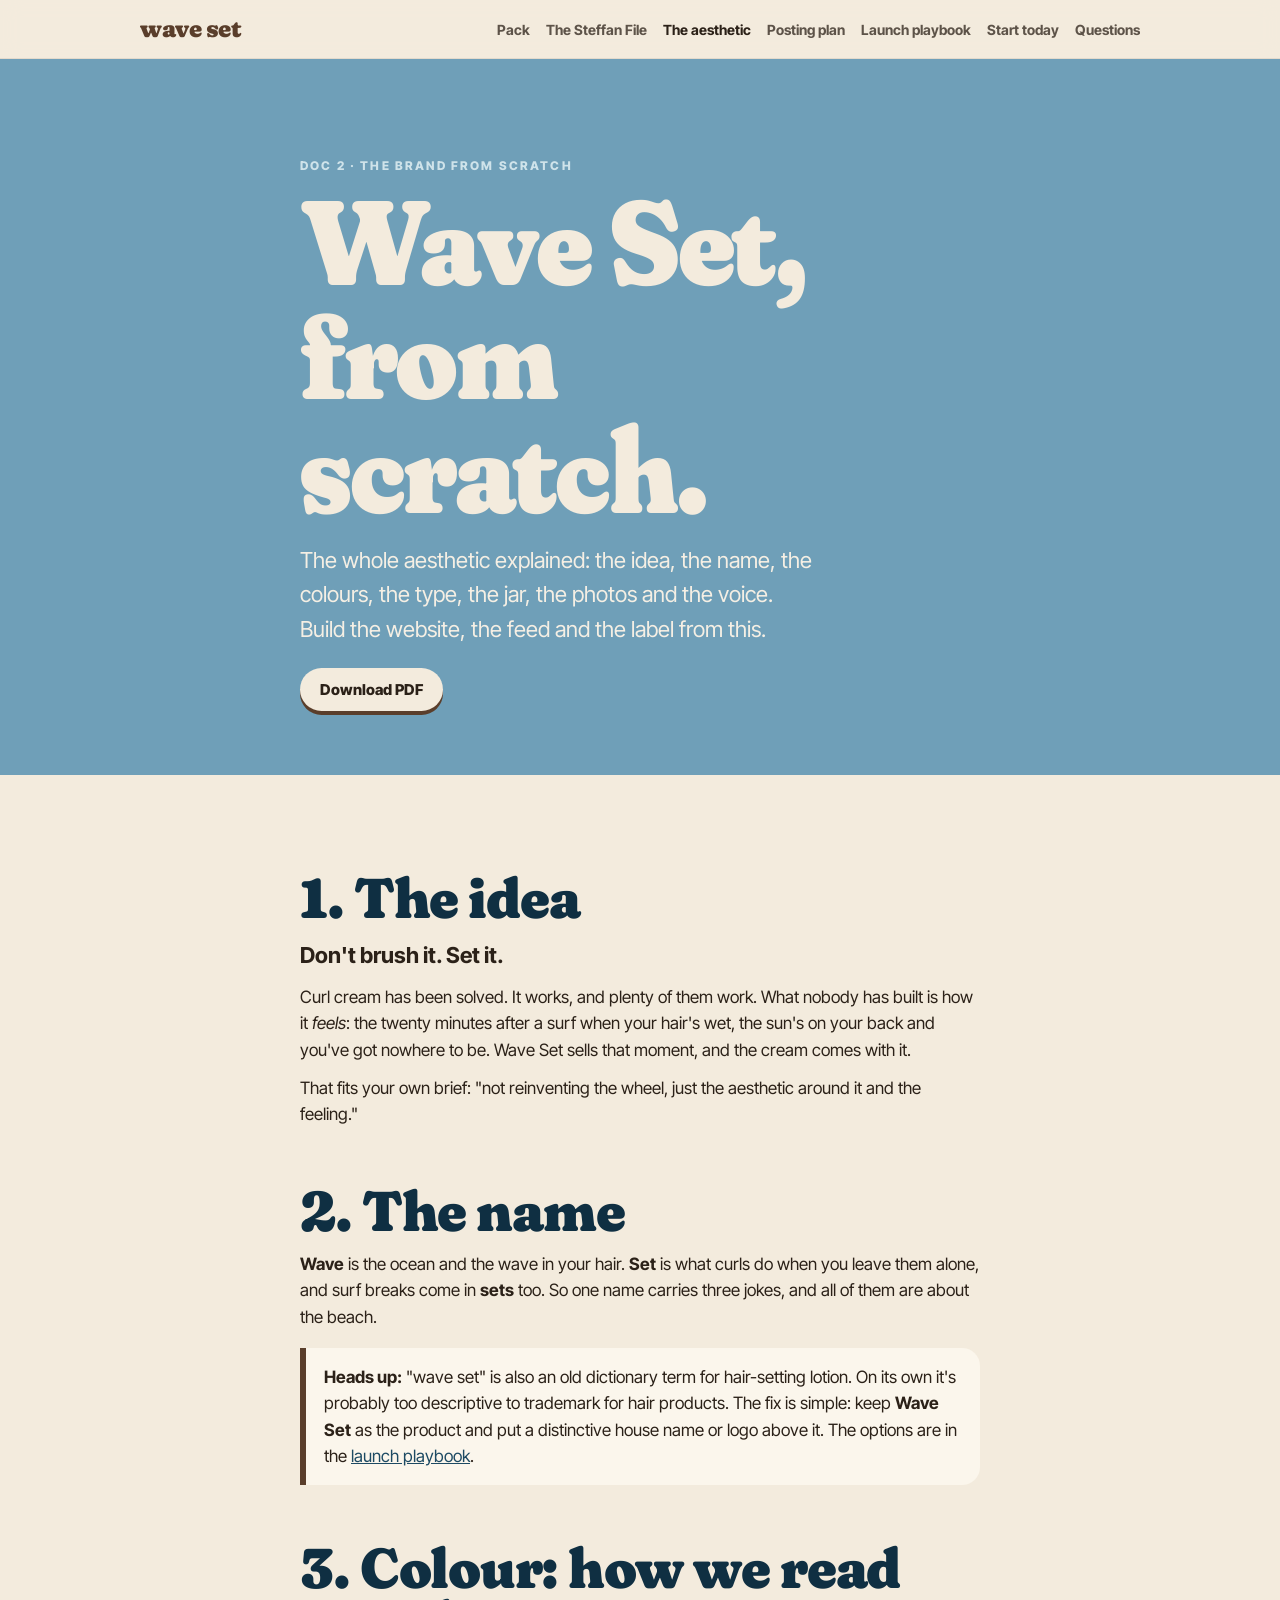
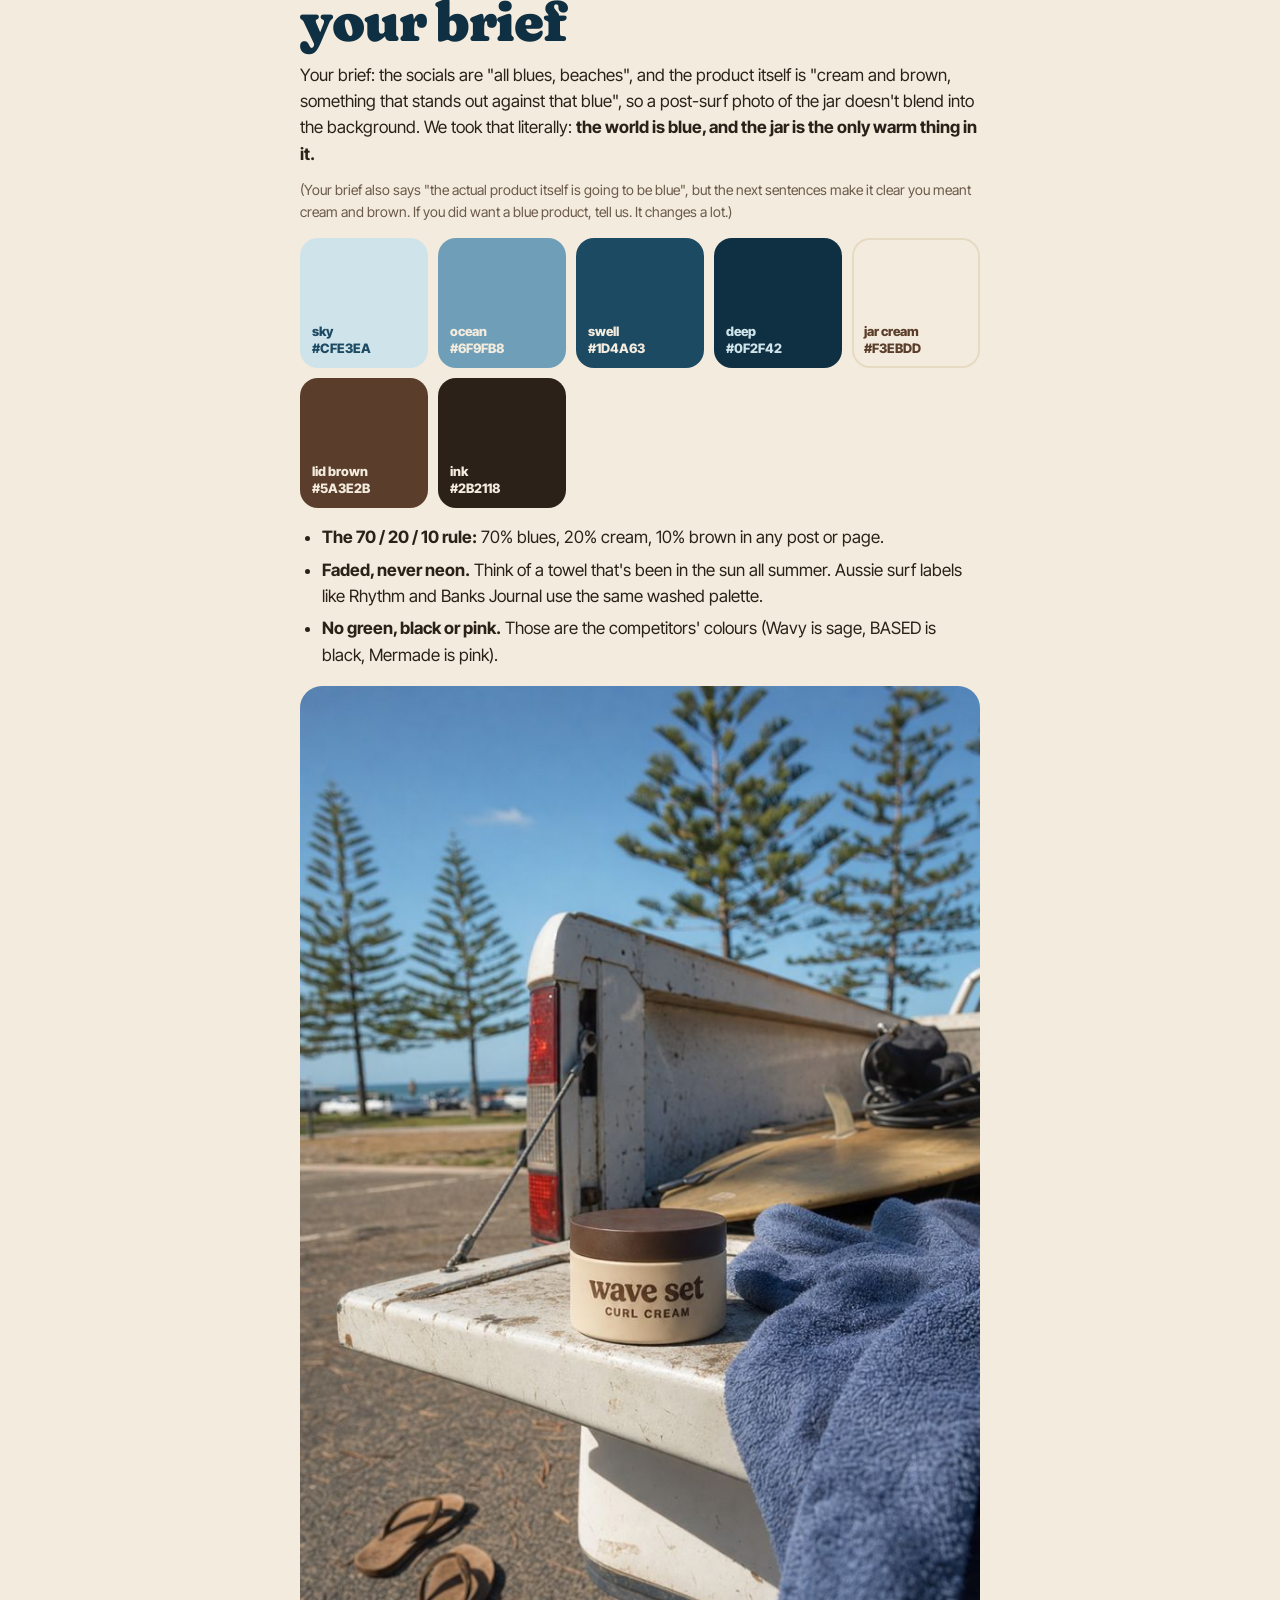
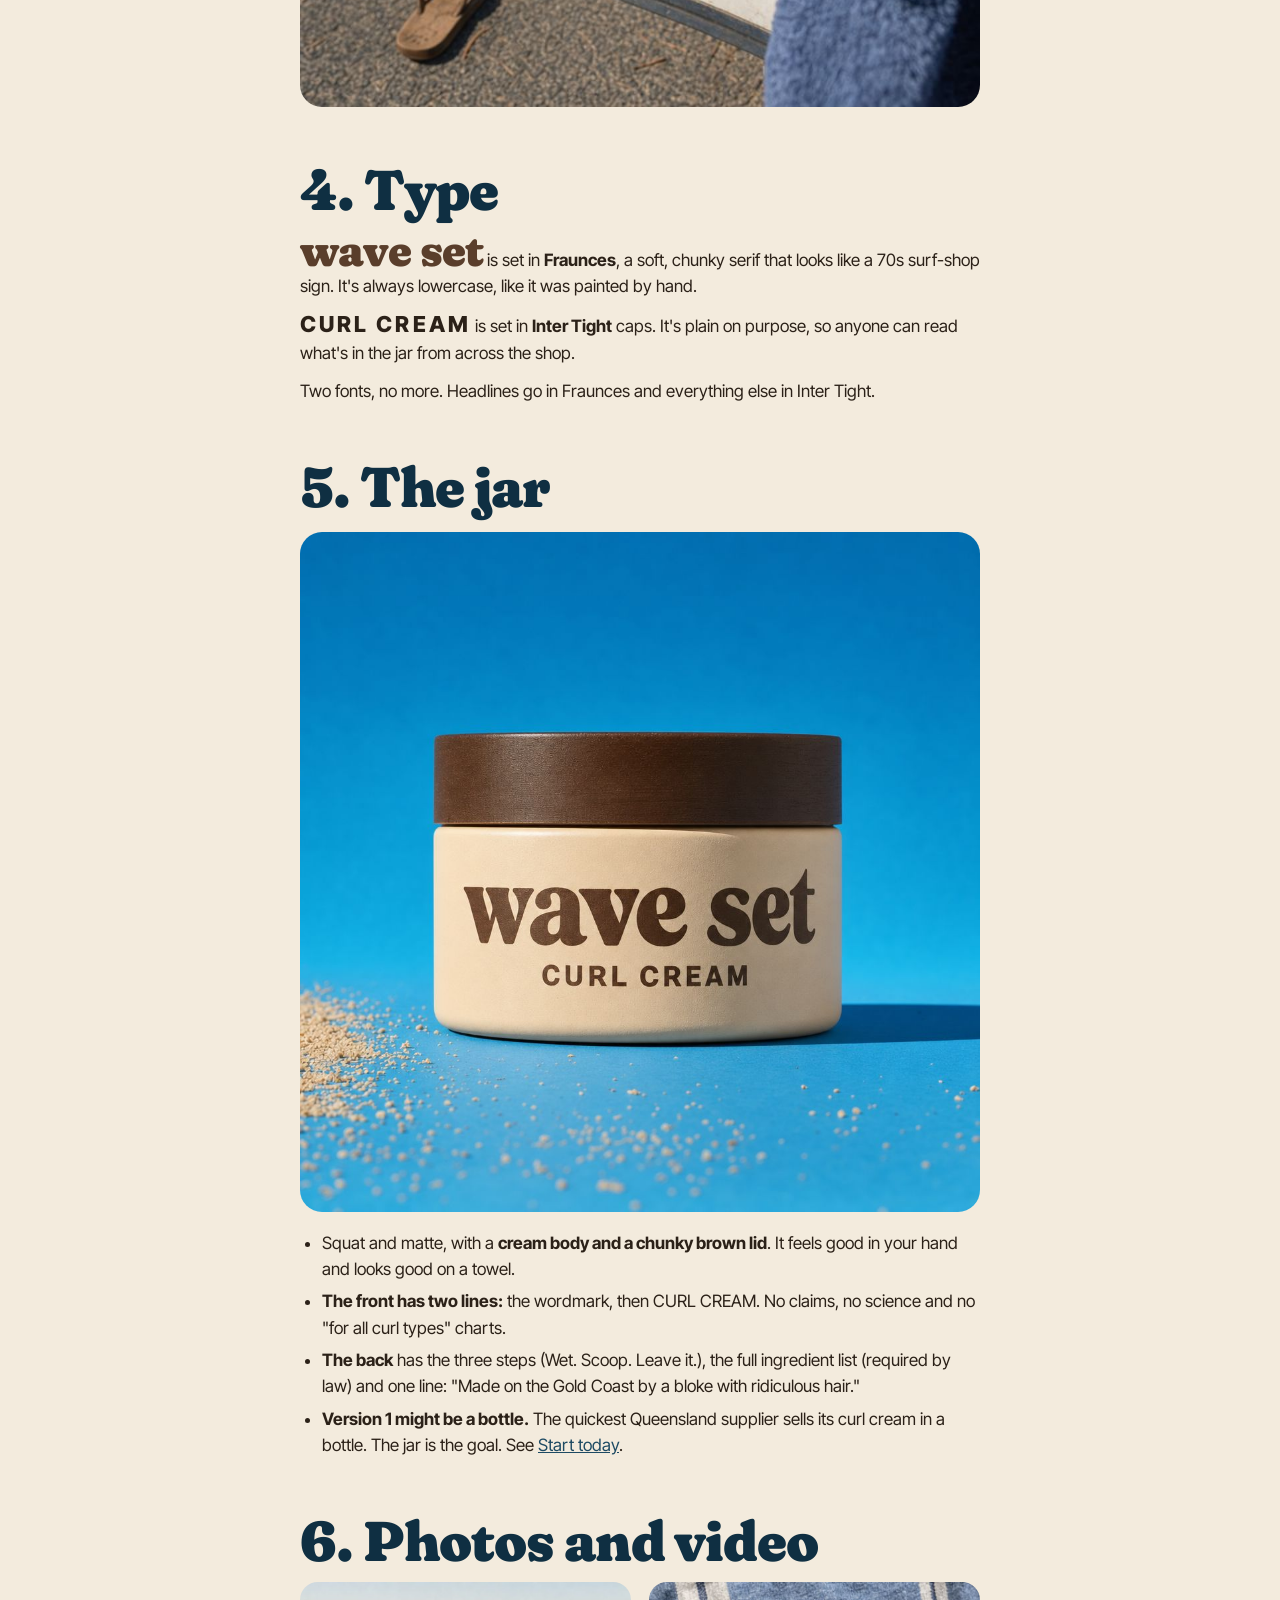
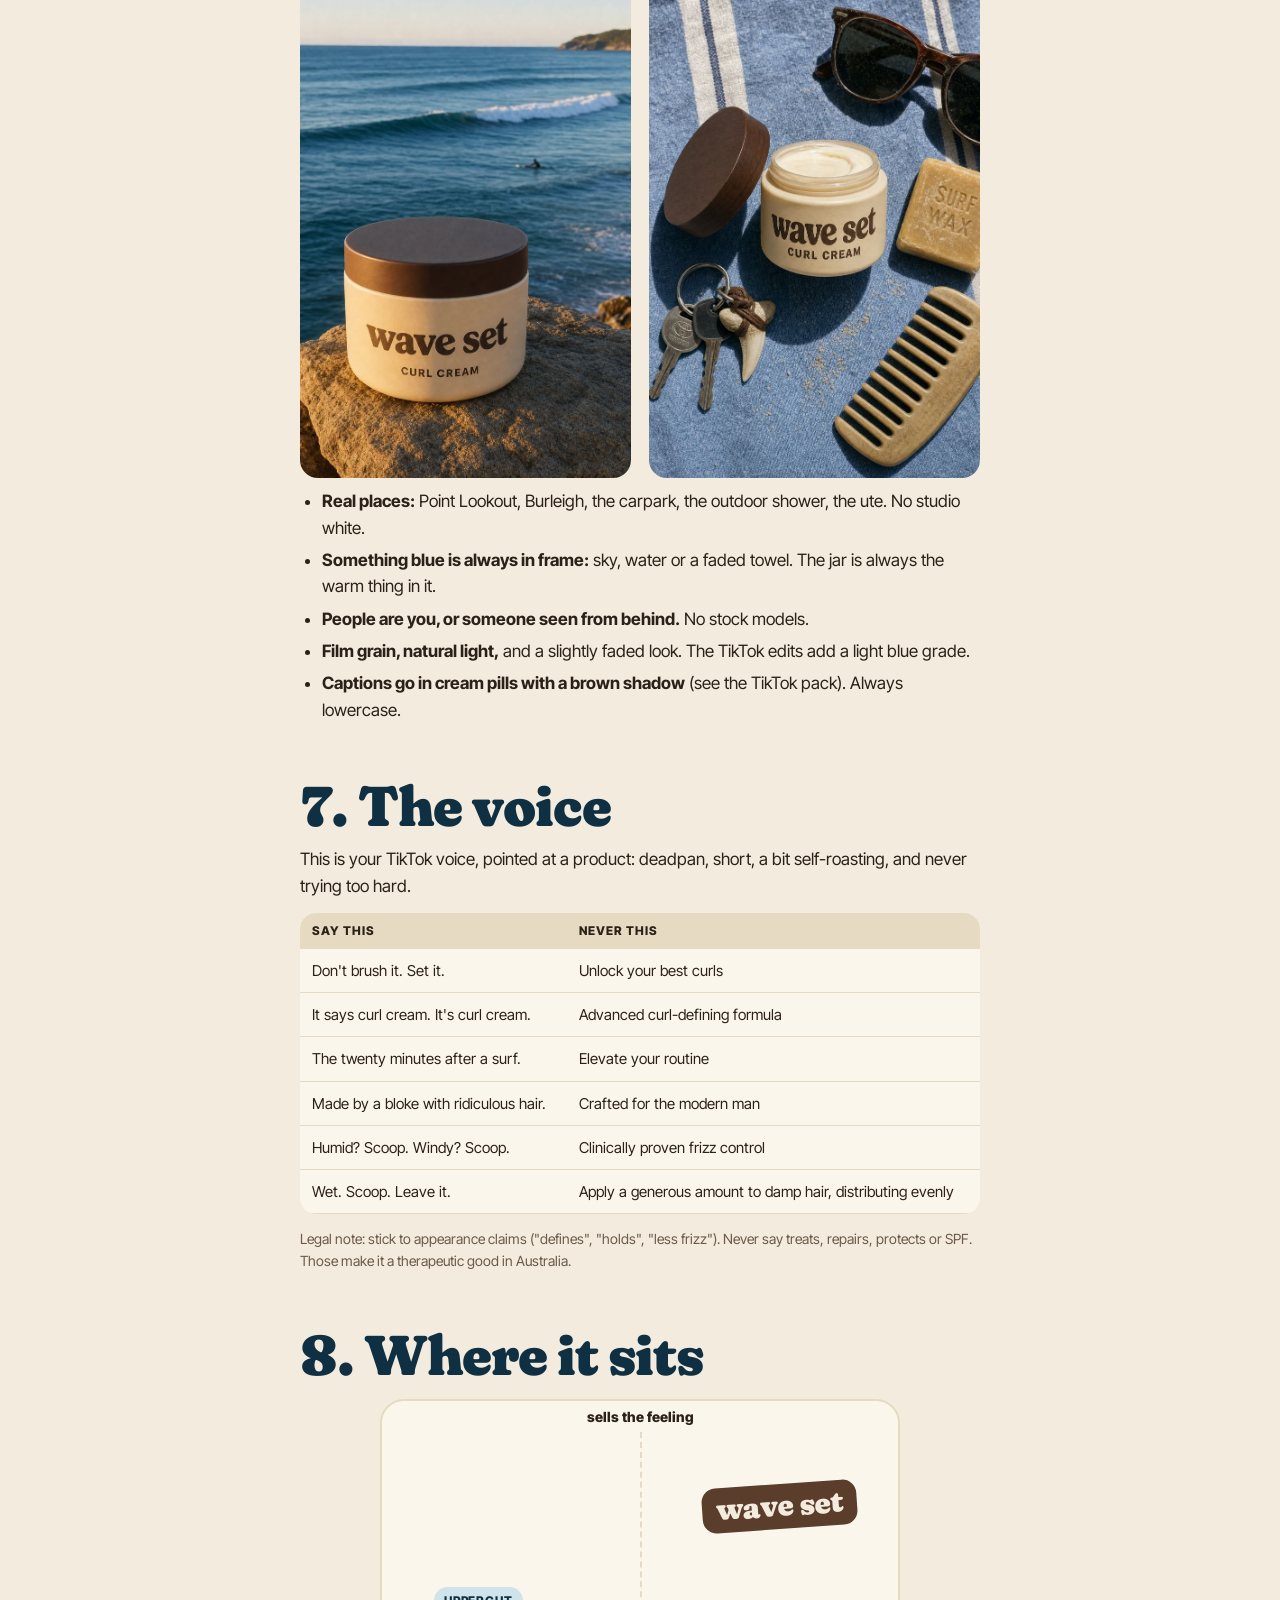
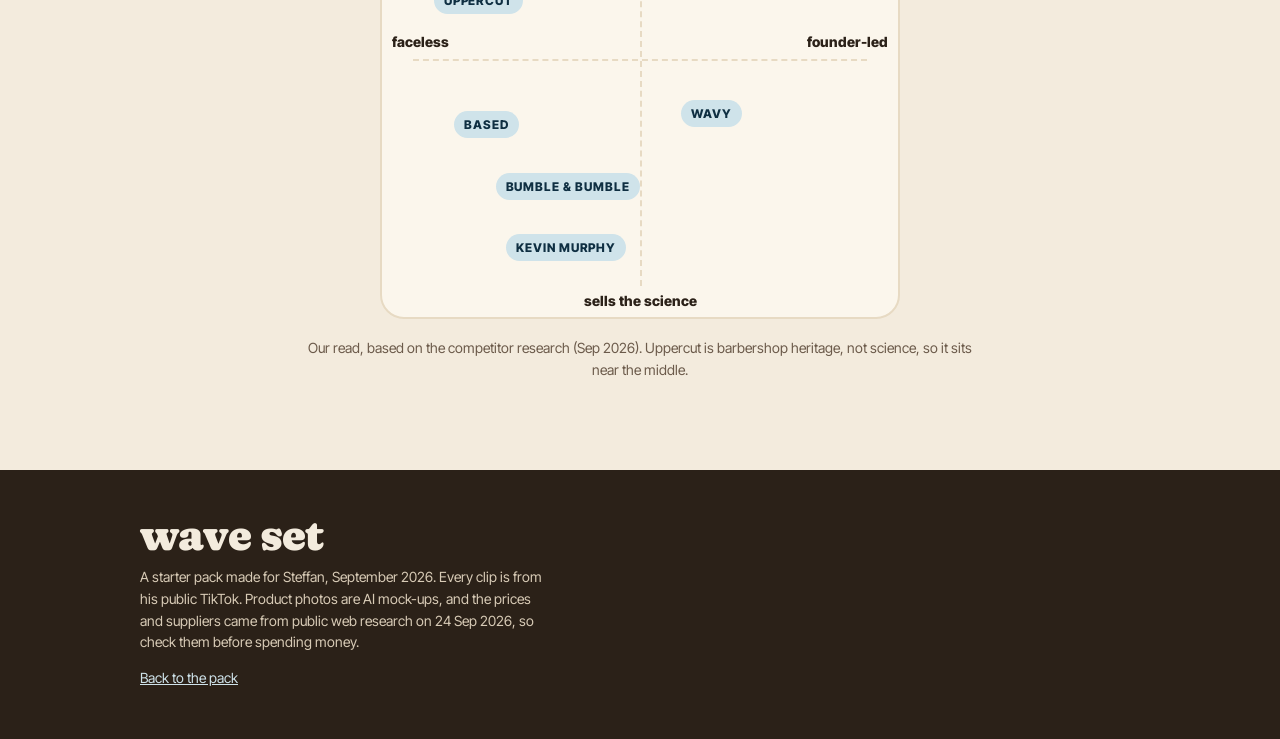
<file: aesthetic.html>
<!doctype html>
<html lang="en-AU"><head><meta charset="utf-8"><meta name="viewport" content="width=device-width, initial-scale=1, viewport-fit=cover">
<meta name="robots" content="noindex, nofollow"><title>Wave Set, from scratch</title><meta name="description" content="The Wave Set aesthetic explained">
<meta name="theme-color" content="#F3EBDD"><link rel="icon" href="data:image/svg+xml,<svg xmlns='http://www.w3.org/2000/svg' viewBox='0 0 64 64'><rect width='64' height='64' rx='16' fill='%23F3EBDD'/><path d='M8 38c8-10 16-10 24 0s16 10 24 0' stroke='%235A3E2B' stroke-width='7' fill='none' stroke-linecap='round'/></svg>"><link rel="preconnect" href="https://fonts.googleapis.com"><link rel="preconnect" href="https://fonts.gstatic.com" crossorigin><link href="https://fonts.googleapis.com/css2?family=Fraunces:opsz,wght,SOFT,WONK@9..144,400..900,0..100,0..1&family=Inter+Tight:wght@400;500;600;700;800&display=swap" rel="stylesheet"><link rel="stylesheet" href="style.css"></head>
<body>
<header class="top"><div class="wrap"><a class="logo d" href="index.html">wave set</a><nav><a href="index.html">Pack</a><a href="steffan-file.html">The Steffan File</a><a href="aesthetic.html" class=on>The aesthetic</a><a href="posting-plan.html">Posting plan</a><a href="playbook.html">Launch playbook</a><a href="start-today.html">Start today</a><a href="questions.html">Questions</a></nav></div></header>
<header class="doc-hero" style="background:var(--ocean)"><div class="wrap narrow"><p class="eyebrow" style="color:var(--sky)">Doc 2 · the brand from scratch</p><h1 class="d" style="margin-top:12px">Wave Set, from scratch.</h1><p class="lede">The whole aesthetic explained: the idea, the name, the colours, the type, the jar, the photos and the voice. Build the website, the feed and the label from this.</p><p class="noprint" style="margin-top:22px"><a class="btn light" href="dl/wave-set-from-scratch.pdf" download>Download PDF</a></p></div></header>
<main class="doc"><div class="wrap narrow">
<h2 class="d">1. The idea</h2>
<p class="lede"><b>Don't brush it. Set it.</b></p>
<p>Curl cream has been solved. It works, and plenty of them work. What nobody has built is how it <i>feels</i>: the twenty minutes after a surf when your hair's wet, the sun's on your back and you've got nowhere to be. Wave Set sells that moment, and the cream comes with it.</p>
<p>That fits your own brief: "not reinventing the wheel, just the aesthetic around it and the feeling."</p>

<h2 class="d">2. The name</h2>
<p><b>Wave</b> is the ocean and the wave in your hair. <b>Set</b> is what curls do when you leave them alone, and surf breaks come in <b>sets</b> too. So one name carries three jokes, and all of them are about the beach.</p>
<div class="callout"><p><b>Heads up:</b> "wave set" is also an old dictionary term for hair-setting lotion. On its own it's probably too descriptive to trademark for hair products. The fix is simple: keep <b>Wave Set</b> as the product and put a distinctive house name or logo above it. The options are in the <a href="playbook.html#trademark">launch playbook</a>.</p></div>

<h2 class="d">3. Colour: how we read your brief</h2>
<p>Your brief: the socials are "all blues, beaches", and the product itself is "cream and brown, something that stands out against that blue", so a post-surf photo of the jar doesn't blend into the background. We took that literally: <b>the world is blue, and the jar is the only warm thing in it.</b></p>
<p class="small muted">(Your brief also says "the actual product itself is going to be blue", but the next sentences make it clear you meant cream and brown. If you did want a blue product, tell us. It changes a lot.)</p>
<div class="swatches">
 <div class="sw" style="background:#CFE3EA;color:#1D4A63">sky<br>#CFE3EA</div>
 <div class="sw" style="background:#6F9FB8;color:#F3EBDD">ocean<br>#6F9FB8</div>
 <div class="sw" style="background:#1D4A63;color:#F3EBDD">swell<br>#1D4A63</div>
 <div class="sw" style="background:#0F2F42;color:#CFE3EA">deep<br>#0F2F42</div>
 <div class="sw" style="background:#F3EBDD;color:#5A3E2B;box-shadow:inset 0 0 0 2px #E7DAC3">jar cream<br>#F3EBDD</div>
 <div class="sw" style="background:#5A3E2B;color:#F3EBDD">lid brown<br>#5A3E2B</div>
 <div class="sw" style="background:#2B2118;color:#F3EBDD">ink<br>#2B2118</div>
</div>
<ul><li><b>The 70 / 20 / 10 rule:</b> 70% blues, 20% cream, 10% brown in any post or page.</li>
<li><b>Faded, never neon.</b> Think of a towel that's been in the sun all summer. Aussie surf labels like Rhythm and Banks Journal use the same washed palette.</li>
<li><b>No green, black or pink.</b> Those are the competitors' colours (Wavy is sage, BASED is black, Mermade is pink).</li></ul>
<img class="full" src="img/ute.jpg" alt="Wave Set jar on a ute tailgate, blue sky" loading="lazy">

<h2 class="d">4. Type</h2>
<p><span class="d" style="font-size:44px;color:var(--brown)">wave set</span> is set in <b>Fraunces</b>, a soft, chunky serif that looks like a 70s surf-shop sign. It's always lowercase, like it was painted by hand.</p>
<p><span style="font:800 22px var(--body);letter-spacing:.14em">CURL CREAM</span> is set in <b>Inter Tight</b> caps. It's plain on purpose, so anyone can read what's in the jar from across the shop.</p>
<p>Two fonts, no more. Headlines go in Fraunces and everything else in Inter Tight.</p>

<h2 class="d">5. The jar</h2>
<img class="full" src="img/studio-blue.jpg" alt="The Wave Set jar" loading="lazy">
<ul><li>Squat and matte, with a <b>cream body and a chunky brown lid</b>. It feels good in your hand and looks good on a towel.</li>
<li><b>The front has two lines:</b> the wordmark, then CURL CREAM. No claims, no science and no "for all curl types" charts.</li>
<li><b>The back</b> has the three steps (Wet. Scoop. Leave it.), the full ingredient list (required by law) and one line: "Made on the Gold Coast by a bloke with ridiculous hair."</li>
<li><b>Version 1 might be a bottle.</b> The quickest Queensland supplier sells its curl cream in a bottle. The jar is the goal. See <a href="start-today.html">Start today</a>.</li></ul>

<h2 class="d">6. Photos and video</h2>
<div class="grid2"><img src="img/headland.jpg" alt="" style="border-radius:18px" loading="lazy"><img src="img/flatlay.jpg" alt="" style="border-radius:18px" loading="lazy"></div>
<ul><li><b>Real places:</b> Point Lookout, Burleigh, the carpark, the outdoor shower, the ute. No studio white.</li>
<li><b>Something blue is always in frame:</b> sky, water or a faded towel. The jar is always the warm thing in it.</li>
<li><b>People are you, or someone seen from behind.</b> No stock models.</li>
<li><b>Film grain, natural light,</b> and a slightly faded look. The TikTok edits add a light blue grade.</li>
<li><b>Captions go in cream pills with a brown shadow</b> (see the TikTok pack). Always lowercase.</li></ul>

<h2 class="d">7. The voice</h2>
<p>This is your TikTok voice, pointed at a product: deadpan, short, a bit self-roasting, and never trying too hard.</p>
<div class="tbl"><table><thead><tr><th>Say this</th><th>Never this</th></tr></thead><tbody><tr><td>Don't brush it. Set it.</td><td>Unlock your best curls</td></tr><tr><td>It says curl cream. It's curl cream.</td><td>Advanced curl-defining formula</td></tr><tr><td>The twenty minutes after a surf.</td><td>Elevate your routine</td></tr><tr><td>Made by a bloke with ridiculous hair.</td><td>Crafted for the modern man</td></tr><tr><td>Humid? Scoop. Windy? Scoop.</td><td>Clinically proven frizz control</td></tr><tr><td>Wet. Scoop. Leave it.</td><td>Apply a generous amount to damp hair, distributing evenly</td></tr></tbody></table></div>
<p class="small muted">Legal note: stick to appearance claims ("defines", "holds", "less frizz"). Never say treats, repairs, protects or SPF. Those make it a therapeutic good in Australia.</p>

<h2 class="d">8. Where it sits</h2>
<div class="card" style="position:relative;aspect-ratio:1/1;max-width:520px;margin:18px auto;padding:0;overflow:hidden">
 <div style="position:absolute;left:50%;top:6%;bottom:6%;border-left:2px dashed var(--sand)"></div>
 <div style="position:absolute;top:50%;left:6%;right:6%;border-top:2px dashed var(--sand)"></div>
 <span class="small" style="position:absolute;left:50%;top:1%;transform:translateX(-50%);font-weight:800">sells the feeling</span>
 <span class="small" style="position:absolute;left:50%;bottom:1%;transform:translateX(-50%);font-weight:800">sells the science</span>
 <span class="small" style="position:absolute;left:2%;top:50%;transform:translateY(-130%);font-weight:800">faceless</span>
 <span class="small" style="position:absolute;right:2%;top:50%;transform:translateY(-130%);font-weight:800">founder-led</span>
 <span class="pill" style="position:absolute;left:22%;top:72%">Bumble &amp; bumble</span>
 <span class="pill" style="position:absolute;left:14%;top:60%">BASED</span>
 <span class="pill" style="position:absolute;left:10%;top:36%">Uppercut</span>
 <span class="pill" style="position:absolute;left:58%;top:58%">Wavy</span>
 <span class="pill" style="position:absolute;left:24%;top:84%">Kevin Murphy</span>
 <span class="d" style="position:absolute;left:62%;top:16%;font-size:30px;color:var(--cream);background:var(--brown);padding:8px 14px;border-radius:14px;transform:rotate(-4deg)">wave set</span>
</div>
<p class="small muted" style="text-align:center">Our read, based on the competitor research (Sep 2026). Uppercut is barbershop heritage, not science, so it sits near the middle.</p>
</div></main>
<footer><div class="wrap"><p class="d">wave set</p><p style="margin-top:10px;max-width:52ch">A starter pack made for Steffan, September 2026. Every clip is from his public TikTok. Product photos are AI mock-ups, and the prices and suppliers came from public web research on 24 Sep 2026, so check them before spending money.</p>
<p class="noprint" style="margin-top:14px"><a href="index.html">Back to the pack</a></p></div></footer>
</body></html>
</file>
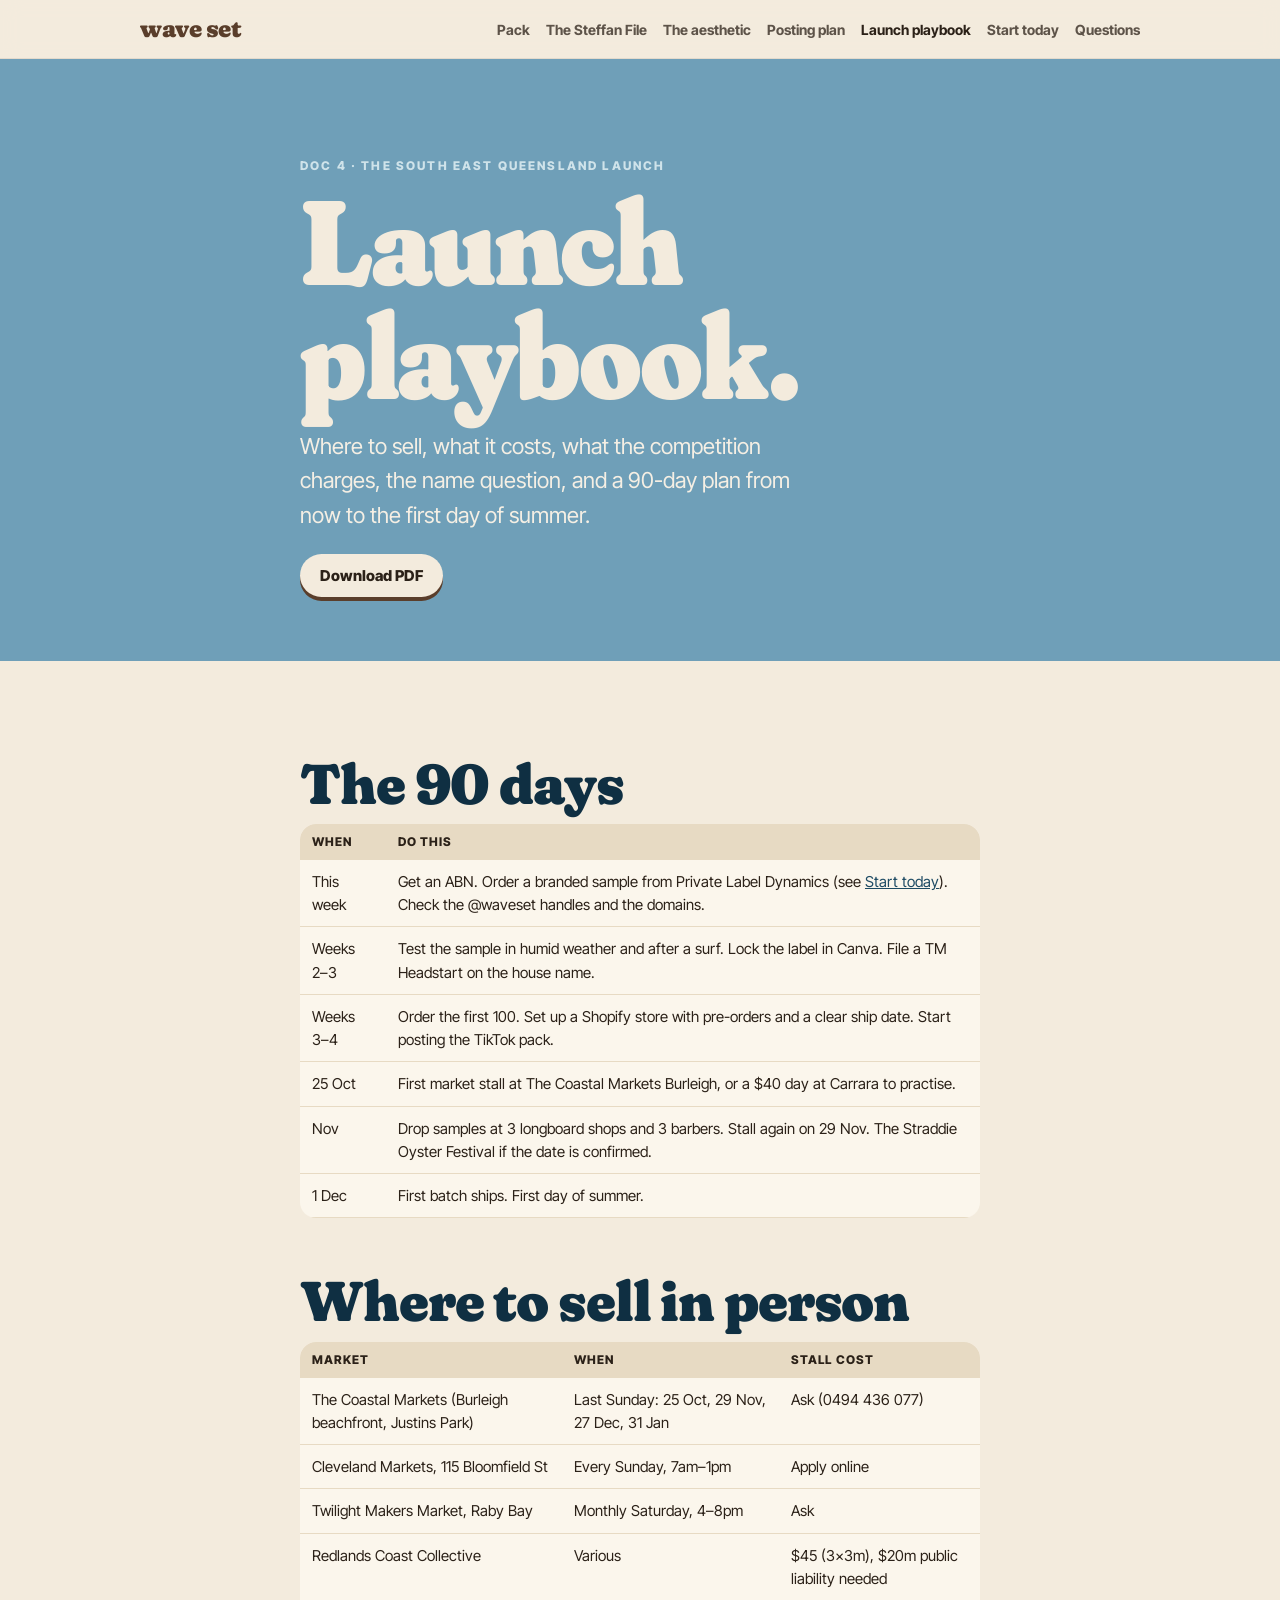
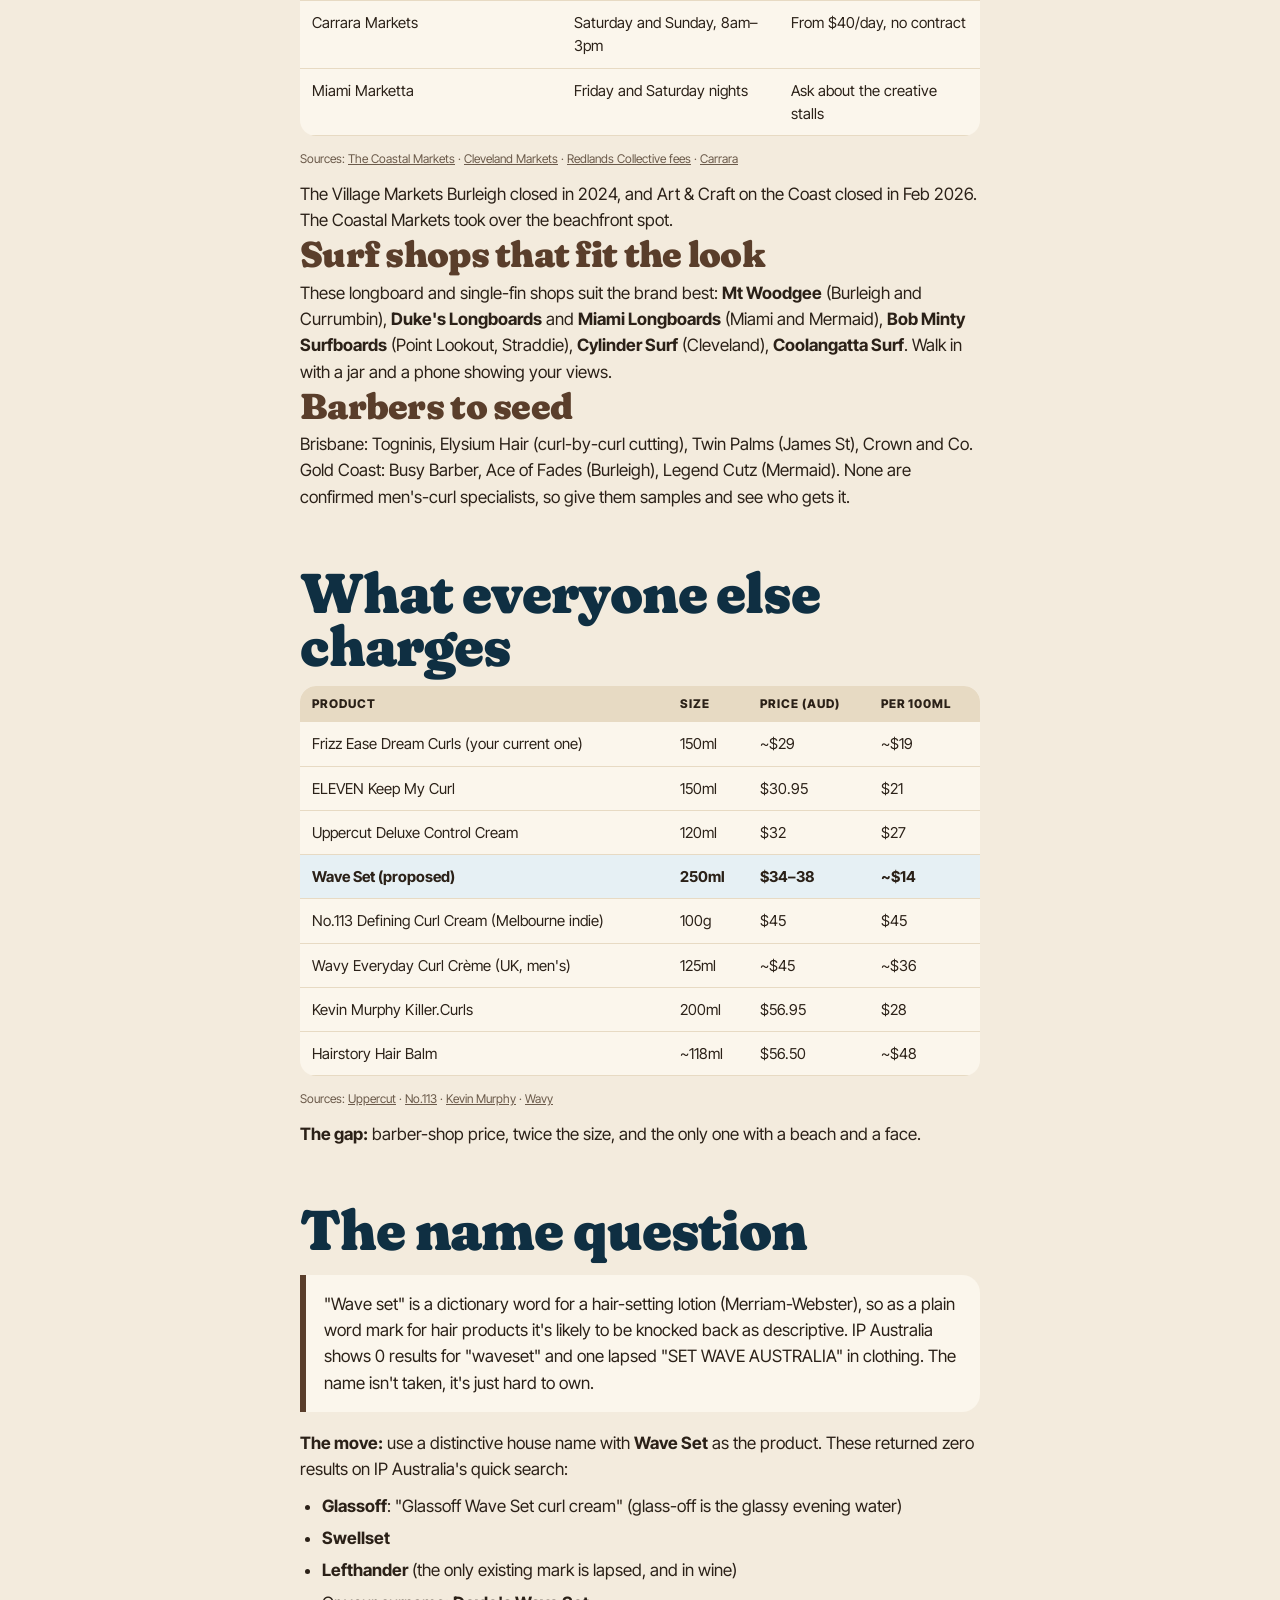
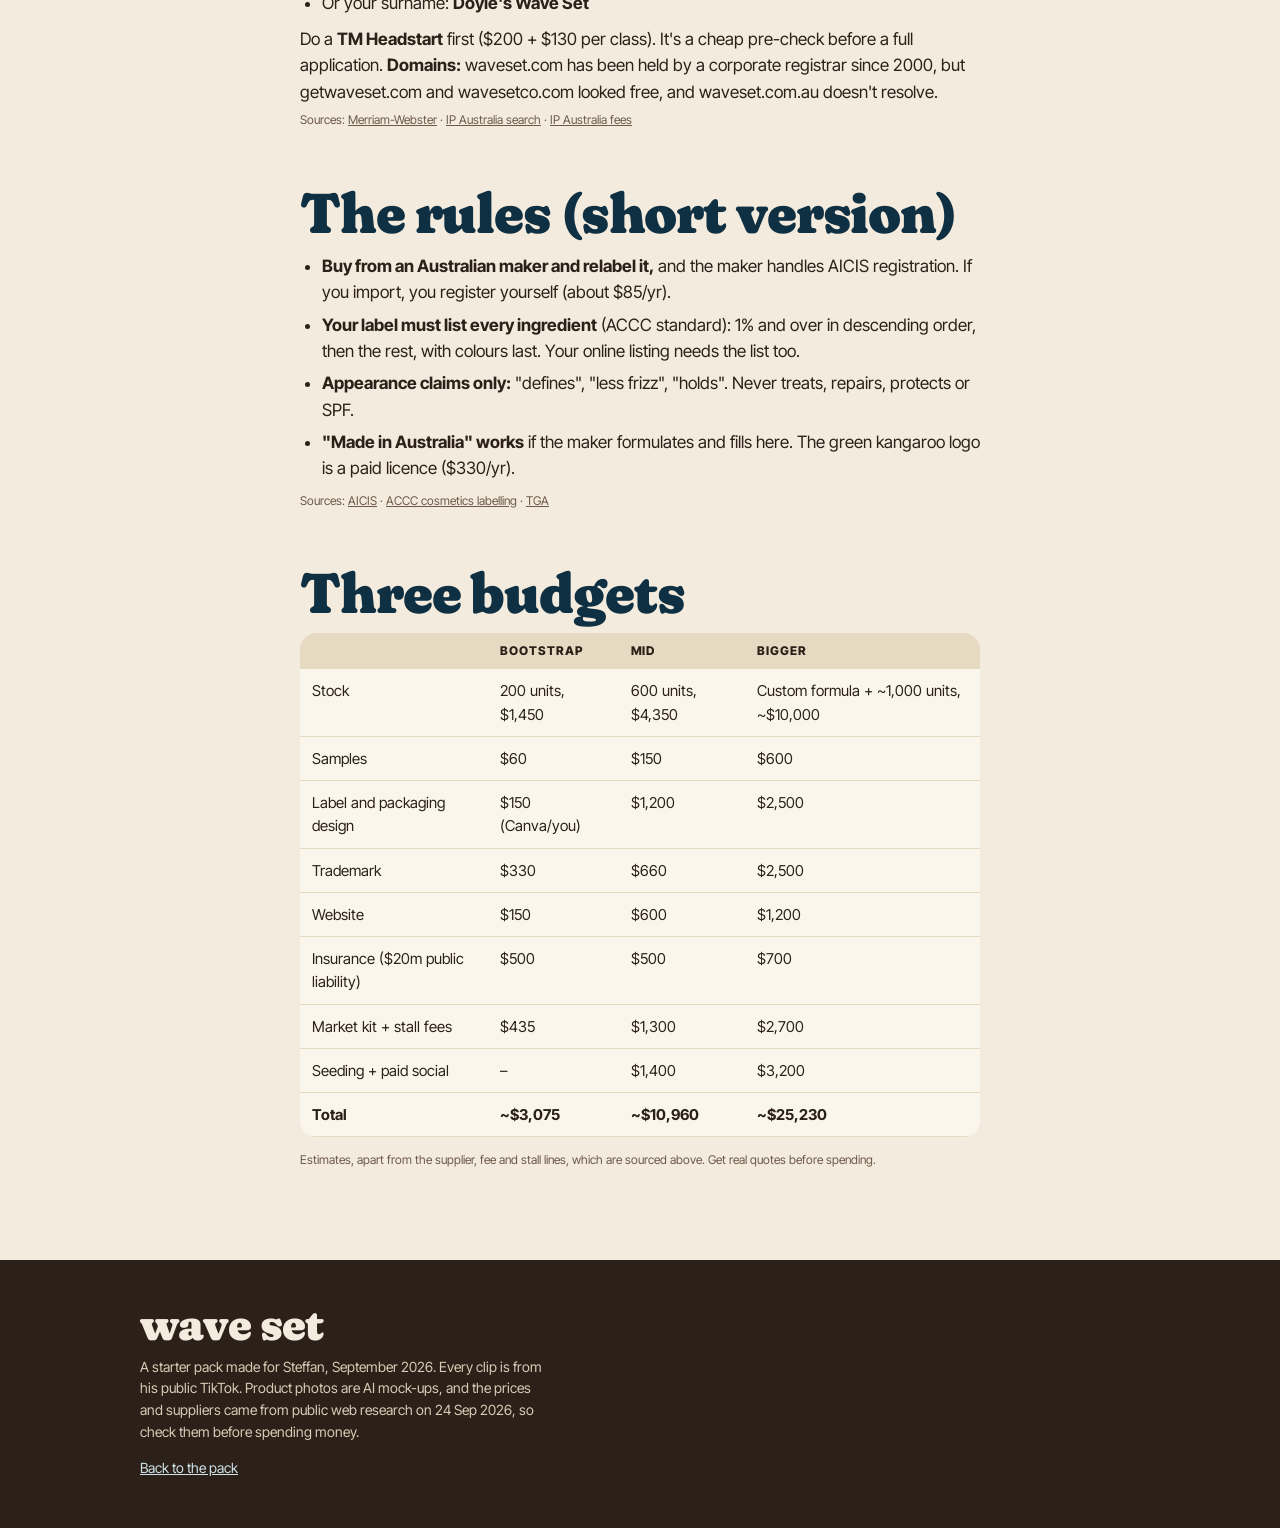
<file: playbook.html>
<!doctype html>
<html lang="en-AU"><head><meta charset="utf-8"><meta name="viewport" content="width=device-width, initial-scale=1, viewport-fit=cover">
<meta name="robots" content="noindex, nofollow"><title>Wave Set launch playbook</title><meta name="description" content="SEQ launch playbook for Wave Set">
<meta name="theme-color" content="#F3EBDD"><link rel="icon" href="data:image/svg+xml,<svg xmlns='http://www.w3.org/2000/svg' viewBox='0 0 64 64'><rect width='64' height='64' rx='16' fill='%23F3EBDD'/><path d='M8 38c8-10 16-10 24 0s16 10 24 0' stroke='%235A3E2B' stroke-width='7' fill='none' stroke-linecap='round'/></svg>"><link rel="preconnect" href="https://fonts.googleapis.com"><link rel="preconnect" href="https://fonts.gstatic.com" crossorigin><link href="https://fonts.googleapis.com/css2?family=Fraunces:opsz,wght,SOFT,WONK@9..144,400..900,0..100,0..1&family=Inter+Tight:wght@400;500;600;700;800&display=swap" rel="stylesheet"><link rel="stylesheet" href="style.css"></head>
<body>
<header class="top"><div class="wrap"><a class="logo d" href="index.html">wave set</a><nav><a href="index.html">Pack</a><a href="steffan-file.html">The Steffan File</a><a href="aesthetic.html">The aesthetic</a><a href="posting-plan.html">Posting plan</a><a href="playbook.html" class=on>Launch playbook</a><a href="start-today.html">Start today</a><a href="questions.html">Questions</a></nav></div></header>
<header class="doc-hero" style="background:var(--ocean)"><div class="wrap narrow"><p class="eyebrow" style="color:var(--sky)">Doc 4 · the South East Queensland launch</p><h1 class="d" style="margin-top:12px">Launch playbook.</h1><p class="lede">Where to sell, what it costs, what the competition charges, the name question, and a 90-day plan from now to the first day of summer.</p><p class="noprint" style="margin-top:22px"><a class="btn light" href="dl/seq-launch-playbook.pdf" download>Download PDF</a></p></div></header>
<main class="doc"><div class="wrap narrow">
<h2 class="d">The 90 days</h2>
<div class="tbl"><table><thead><tr><th>When</th><th>Do this</th></tr></thead><tbody><tr><td>This week</td><td>Get an ABN. Order a branded sample from Private Label Dynamics (see <a href="start-today.html">Start today</a>). Check the @waveset handles and the domains.</td></tr><tr><td>Weeks 2–3</td><td>Test the sample in humid weather and after a surf. Lock the label in Canva. File a TM Headstart on the house name.</td></tr><tr><td>Weeks 3–4</td><td>Order the first 100. Set up a Shopify store with pre-orders and a clear ship date. Start posting the TikTok pack.</td></tr><tr><td>25 Oct</td><td>First market stall at The Coastal Markets Burleigh, or a $40 day at Carrara to practise.</td></tr><tr><td>Nov</td><td>Drop samples at 3 longboard shops and 3 barbers. Stall again on 29 Nov. The Straddie Oyster Festival if the date is confirmed.</td></tr><tr><td>1 Dec</td><td>First batch ships. First day of summer.</td></tr></tbody></table></div>
<h2 class="d">Where to sell in person</h2>
<div class="tbl"><table><thead><tr><th>Market</th><th>When</th><th>Stall cost</th></tr></thead><tbody><tr><td>The Coastal Markets (Burleigh beachfront, Justins Park)</td><td>Last Sunday: 25 Oct, 29 Nov, 27 Dec, 31 Jan</td><td>Ask (0494 436 077)</td></tr><tr><td>Cleveland Markets, 115 Bloomfield St</td><td>Every Sunday, 7am–1pm</td><td>Apply online</td></tr><tr><td>Twilight Makers Market, Raby Bay</td><td>Monthly Saturday, 4–8pm</td><td>Ask</td></tr><tr><td>Redlands Coast Collective</td><td>Various</td><td>$45 (3×3m), $20m public liability needed</td></tr><tr><td>Carrara Markets</td><td>Saturday and Sunday, 8am–3pm</td><td>From $40/day, no contract</td></tr><tr><td>Miami Marketta</td><td>Friday and Saturday nights</td><td>Ask about the creative stalls</td></tr></tbody></table></div><p class="src">Sources: <a href="https://thecoastalmarkets.com.au/" target="_blank" rel="noopener">The Coastal Markets</a> · <a href="https://www.clevelandmarkets.com.au/" target="_blank" rel="noopener">Cleveland Markets</a> · <a href="https://www.redlandscoastcollectivemarkets.com.au/stallholders" target="_blank" rel="noopener">Redlands Collective fees</a> · <a href="https://www.carraramarkets.com.au/market-stalls" target="_blank" rel="noopener">Carrara</a></p>
<p>The Village Markets Burleigh closed in 2024, and Art &amp; Craft on the Coast closed in Feb 2026. The Coastal Markets took over the beachfront spot.</p>
<h3 class="d">Surf shops that fit the look</h3>
<p>These longboard and single-fin shops suit the brand best: <b>Mt Woodgee</b> (Burleigh and Currumbin), <b>Duke's Longboards</b> and <b>Miami Longboards</b> (Miami and Mermaid), <b>Bob Minty Surfboards</b> (Point Lookout, Straddie), <b>Cylinder Surf</b> (Cleveland), <b>Coolangatta Surf</b>. Walk in with a jar and a phone showing your views.</p>
<h3 class="d">Barbers to seed</h3>
<p>Brisbane: Togninis, Elysium Hair (curl-by-curl cutting), Twin Palms (James St), Crown and Co. Gold Coast: Busy Barber, Ace of Fades (Burleigh), Legend Cutz (Mermaid). None are confirmed men's-curl specialists, so give them samples and see who gets it.</p>

<h2 class="d">What everyone else charges</h2>
<div class="tbl"><table><thead><tr><th>Product</th><th>Size</th><th>Price (AUD)</th><th>Per 100ml</th></tr></thead><tbody><tr><td>Frizz Ease Dream Curls (your current one)</td><td>150ml</td><td>~$29</td><td>~$19</td></tr><tr><td>ELEVEN Keep My Curl</td><td>150ml</td><td>$30.95</td><td>$21</td></tr><tr><td>Uppercut Deluxe Control Cream</td><td>120ml</td><td>$32</td><td>$27</td></tr><tr class=hl><td><b>Wave Set (proposed)</b></td><td><b>250ml</b></td><td><b>$34–38</b></td><td><b>~$14</b></td></tr><tr><td>No.113 Defining Curl Cream (Melbourne indie)</td><td>100g</td><td>$45</td><td>$45</td></tr><tr><td>Wavy Everyday Curl Crème (UK, men's)</td><td>125ml</td><td>~$45</td><td>~$36</td></tr><tr><td>Kevin Murphy Killer.Curls</td><td>200ml</td><td>$56.95</td><td>$28</td></tr><tr><td>Hairstory Hair Balm</td><td>~118ml</td><td>$56.50</td><td>~$48</td></tr></tbody></table></div><p class="src">Sources: <a href="https://au.uppercutdeluxe.com/products/control-cream" target="_blank" rel="noopener">Uppercut</a> · <a href="https://no113.com.au/products/curl-cream" target="_blank" rel="noopener">No.113</a> · <a href="https://au.kevinmurphy.com.au/products/killer-curls" target="_blank" rel="noopener">Kevin Murphy</a> · <a href="https://www.feelwavy.com/" target="_blank" rel="noopener">Wavy</a></p>
<p><b>The gap:</b> barber-shop price, twice the size, and the only one with a beach and a face.</p>

<h2 class="d" id="trademark">The name question</h2>
<div class="callout"><p>"Wave set" is a dictionary word for a hair-setting lotion (Merriam-Webster), so as a plain word mark for hair products it's likely to be knocked back as descriptive. IP Australia shows 0 results for "waveset" and one lapsed "SET WAVE AUSTRALIA" in clothing. The name isn't taken, it's just hard to own.</p></div>
<p><b>The move:</b> use a distinctive house name with <b>Wave Set</b> as the product. These returned zero results on IP Australia's quick search:</p>
<ul><li><b>Glassoff</b>: "Glassoff Wave Set curl cream" (glass-off is the glassy evening water)</li>
<li><b>Swellset</b></li>
<li><b>Lefthander</b> (the only existing mark is lapsed, and in wine)</li>
<li>Or your surname: <b>Doyle's Wave Set</b></li></ul>
<p>Do a <b>TM Headstart</b> first ($200 + $130 per class). It's a cheap pre-check before a full application. <b>Domains:</b> waveset.com has been held by a corporate registrar since 2000, but getwaveset.com and wavesetco.com looked free, and waveset.com.au doesn't resolve.</p>
<p class="src">Sources: <a href="https://www.merriam-webster.com/dictionary/wave%20set" target="_blank" rel="noopener">Merriam-Webster</a> · <a href="https://search.ipaustralia.gov.au/trademarks/search/quick/result?q=waveset" target="_blank" rel="noopener">IP Australia search</a> · <a href="https://www.ipaustralia.gov.au/trade-marks/timeframes-and-fees" target="_blank" rel="noopener">IP Australia fees</a></p>

<h2 class="d">The rules (short version)</h2>
<ul><li><b>Buy from an Australian maker and relabel it,</b> and the maker handles AICIS registration. If you import, you register yourself (about $85/yr).</li>
<li><b>Your label must list every ingredient</b> (ACCC standard): 1% and over in descending order, then the rest, with colours last. Your online listing needs the list too.</li>
<li><b>Appearance claims only:</b> "defines", "less frizz", "holds". Never treats, repairs, protects or SPF.</li>
<li><b>"Made in Australia" works</b> if the maker formulates and fills here. The green kangaroo logo is a paid licence ($330/yr).</li></ul>
<p class="src">Sources: <a href="https://www.industrialchemicals.gov.au/business/getting-started-registration-importing-and-manufacturing/what-registration-and-who-must-register/making-products-sell-using-imported-or-local-ingredients" target="_blank" rel="noopener">AICIS</a> · <a href="https://www.productsafety.gov.au/business/search-mandatory-standards/cosmetics-ingredients-labelling-mandatory-standard" target="_blank" rel="noopener">ACCC cosmetics labelling</a> · <a href="https://www.tga.gov.au/resources/guidance/determining-if-your-product-cosmetic-or-therapeutic-good" target="_blank" rel="noopener">TGA</a></p>

<h2 class="d">Three budgets</h2>
<div class="tbl"><table><thead><tr><th></th><th>Bootstrap</th><th>Mid</th><th>Bigger</th></tr></thead><tbody><tr><td>Stock</td><td>200 units, $1,450</td><td>600 units, $4,350</td><td>Custom formula + ~1,000 units, ~$10,000</td></tr><tr><td>Samples</td><td>$60</td><td>$150</td><td>$600</td></tr><tr><td>Label and packaging design</td><td>$150 (Canva/you)</td><td>$1,200</td><td>$2,500</td></tr><tr><td>Trademark</td><td>$330</td><td>$660</td><td>$2,500</td></tr><tr><td>Website</td><td>$150</td><td>$600</td><td>$1,200</td></tr><tr><td>Insurance ($20m public liability)</td><td>$500</td><td>$500</td><td>$700</td></tr><tr><td>Market kit + stall fees</td><td>$435</td><td>$1,300</td><td>$2,700</td></tr><tr><td>Seeding + paid social</td><td>–</td><td>$1,400</td><td>$3,200</td></tr><tr><td><b>Total</b></td><td><b>~$3,075</b></td><td><b>~$10,960</b></td><td><b>~$25,230</b></td></tr></tbody></table></div><p class="src">Estimates, apart from the supplier, fee and stall lines, which are sourced above. Get real quotes before spending.</p>
</div></main>
<footer><div class="wrap"><p class="d">wave set</p><p style="margin-top:10px;max-width:52ch">A starter pack made for Steffan, September 2026. Every clip is from his public TikTok. Product photos are AI mock-ups, and the prices and suppliers came from public web research on 24 Sep 2026, so check them before spending money.</p>
<p class="noprint" style="margin-top:14px"><a href="index.html">Back to the pack</a></p></div></footer>
</body></html>
</file>
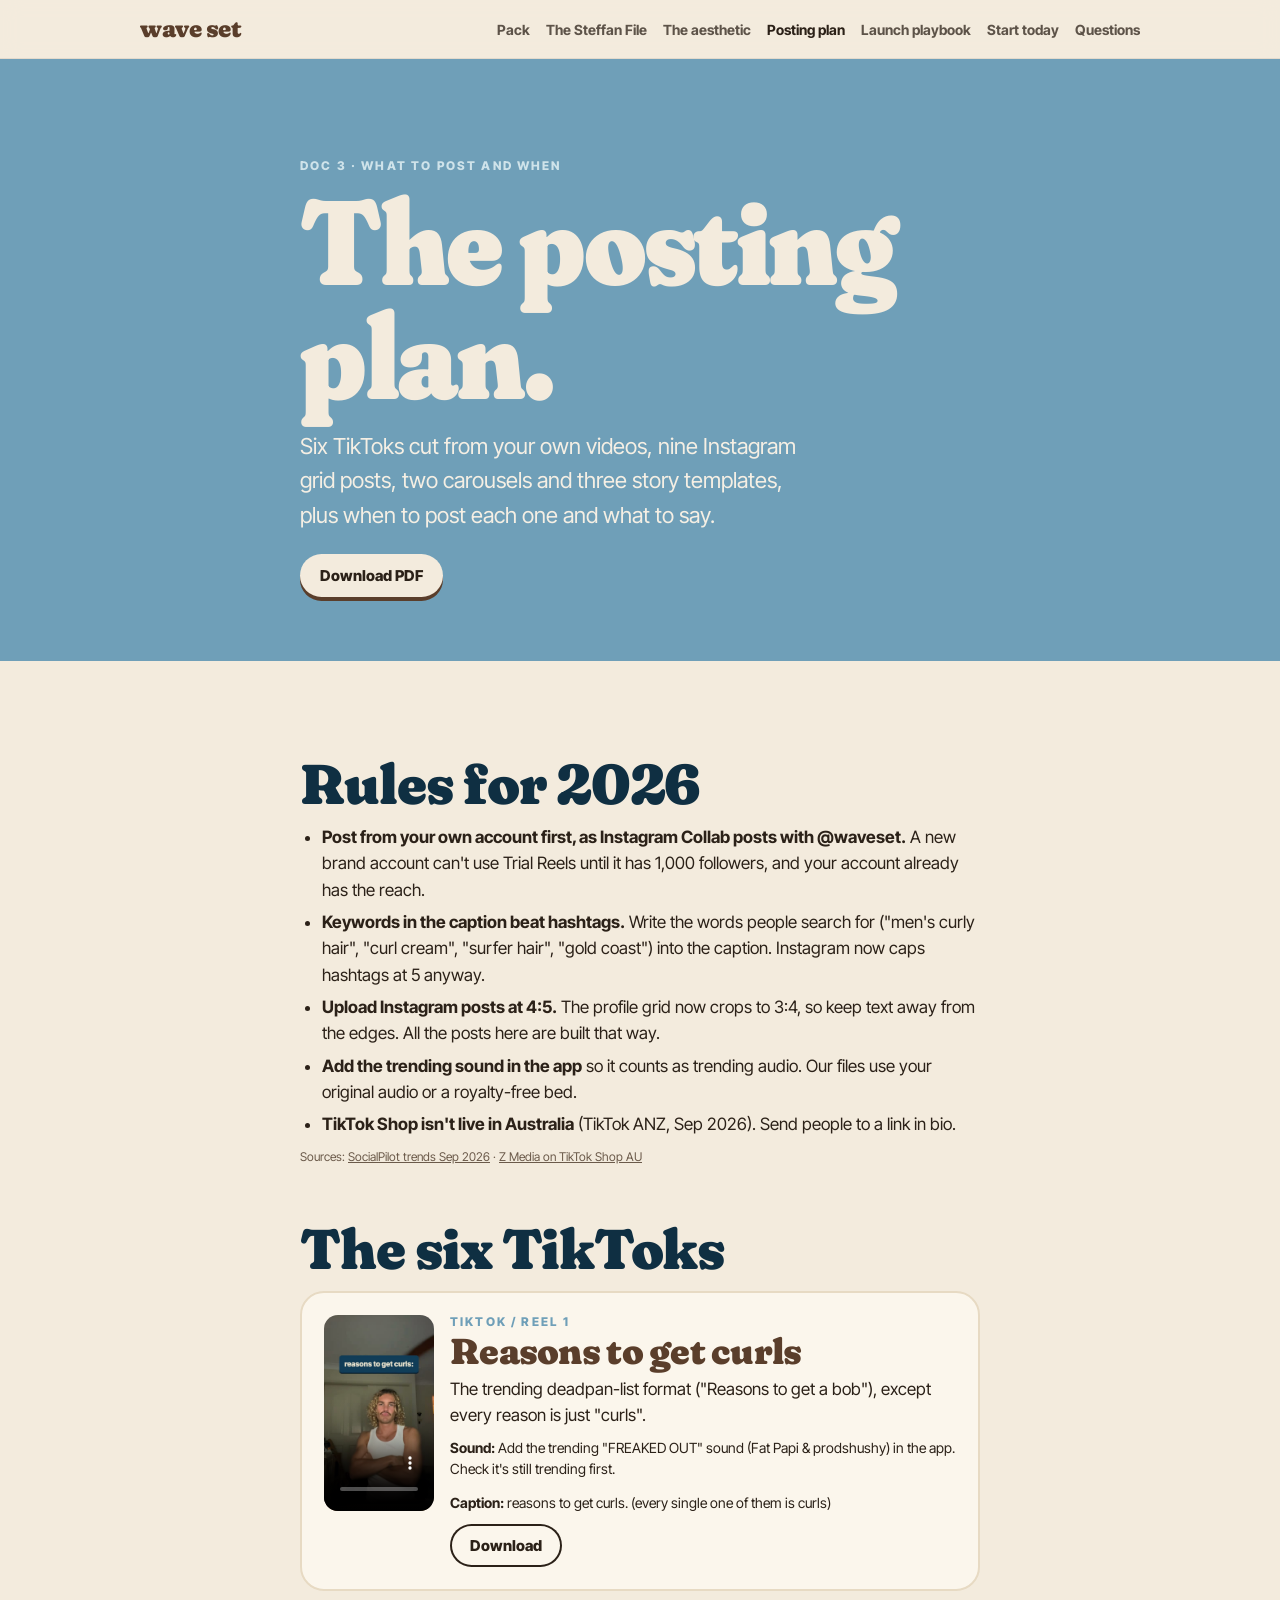
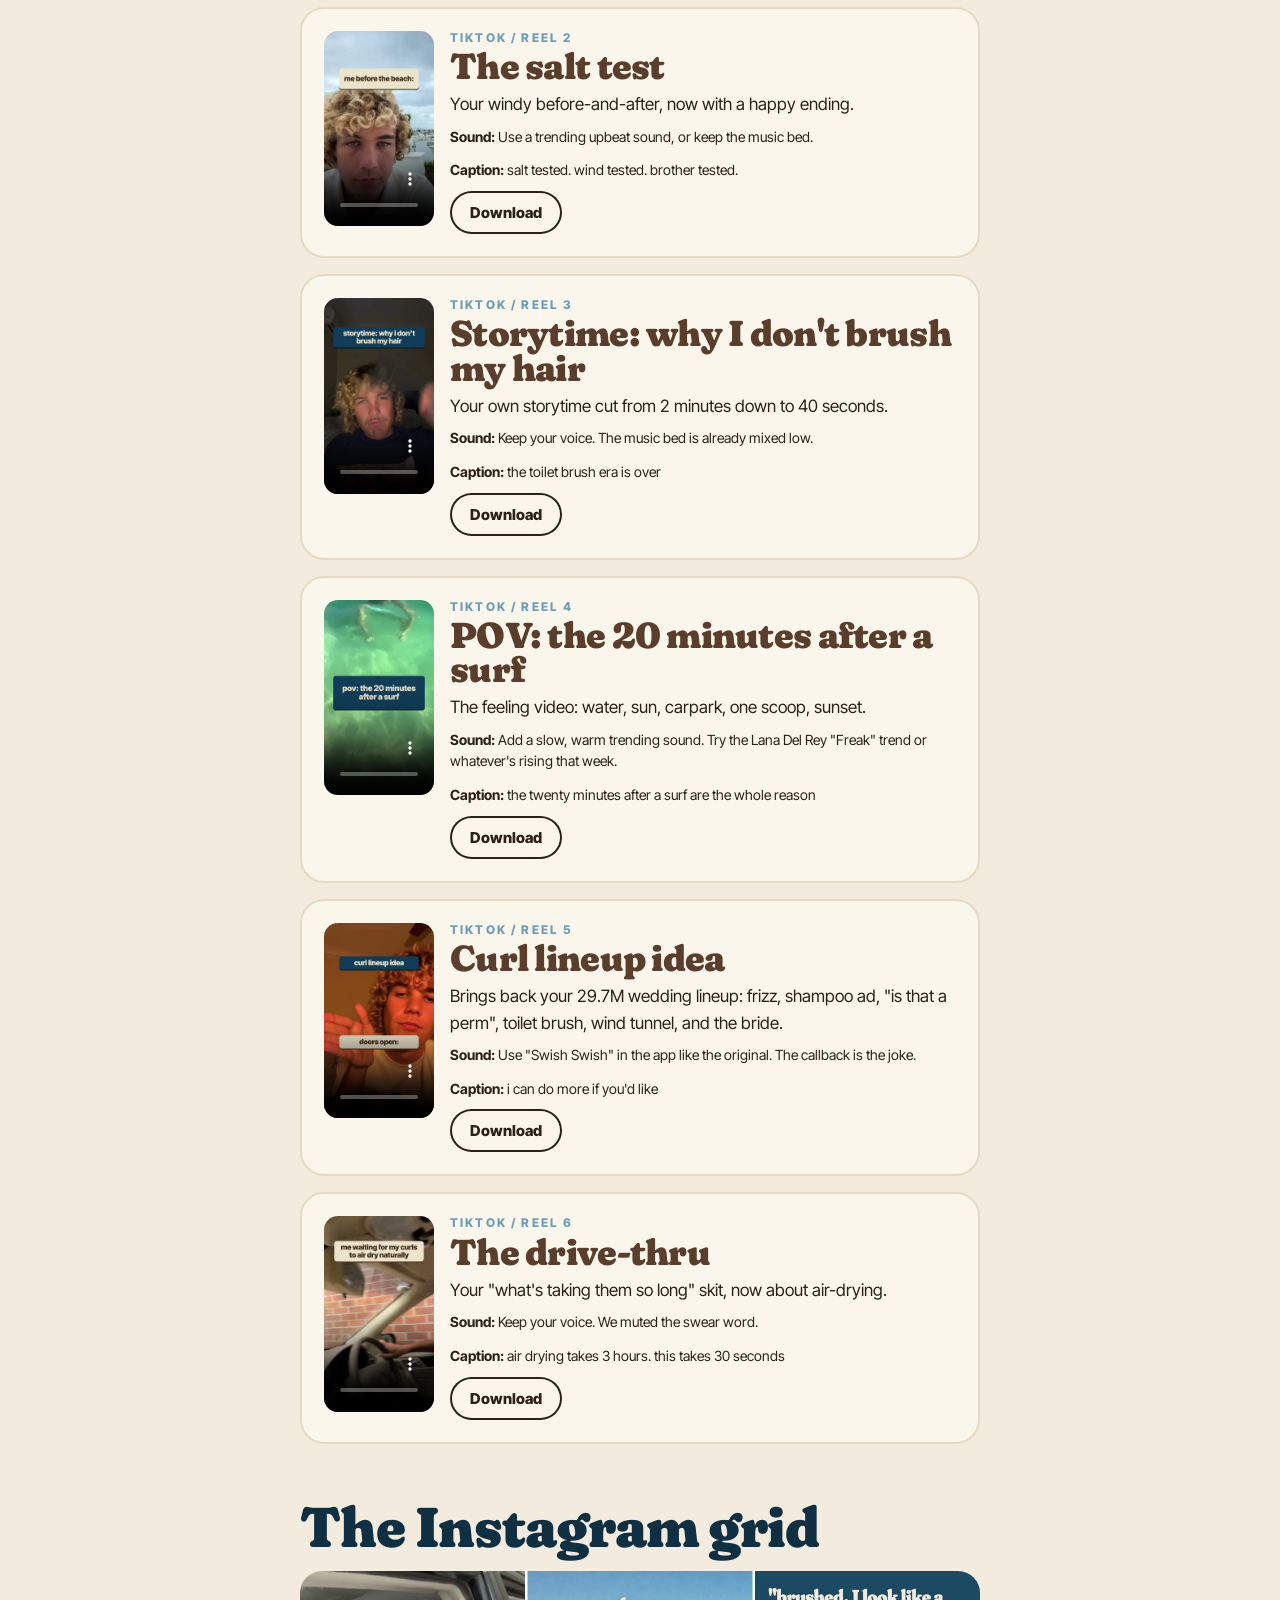
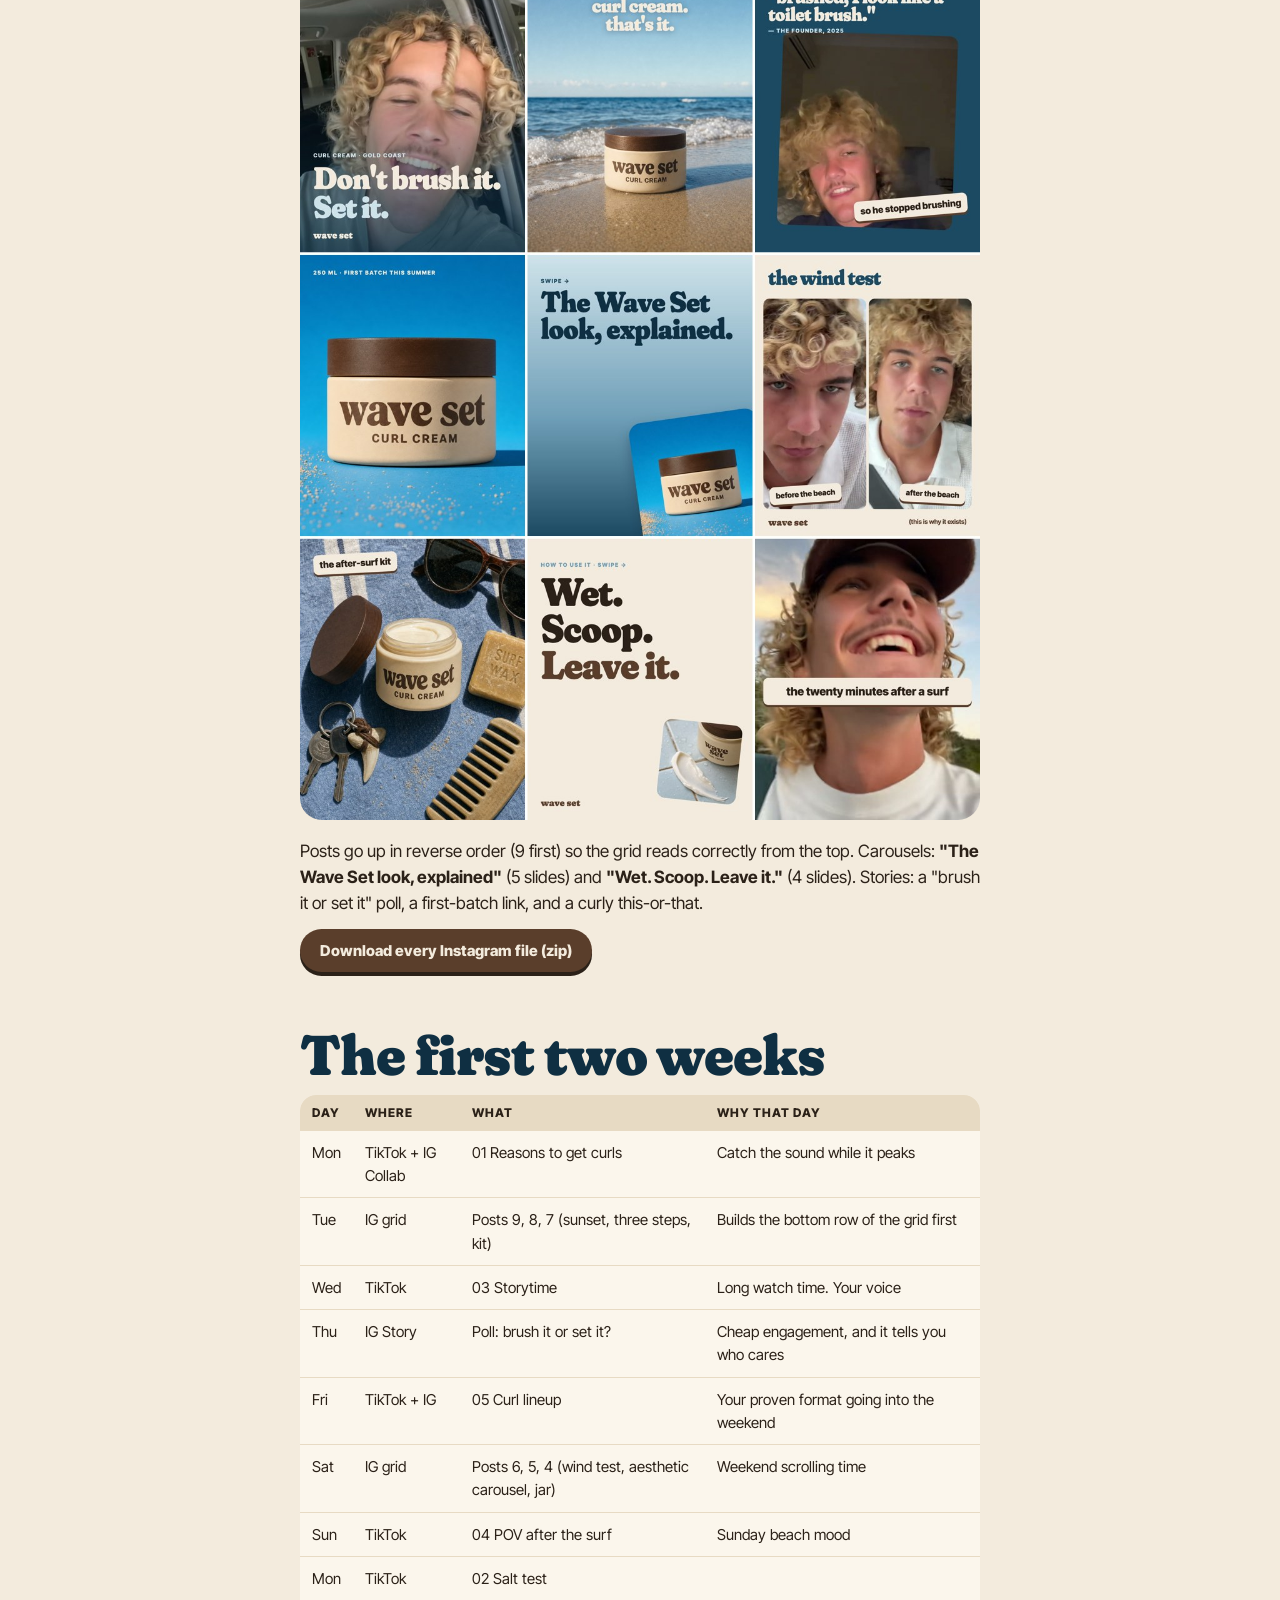
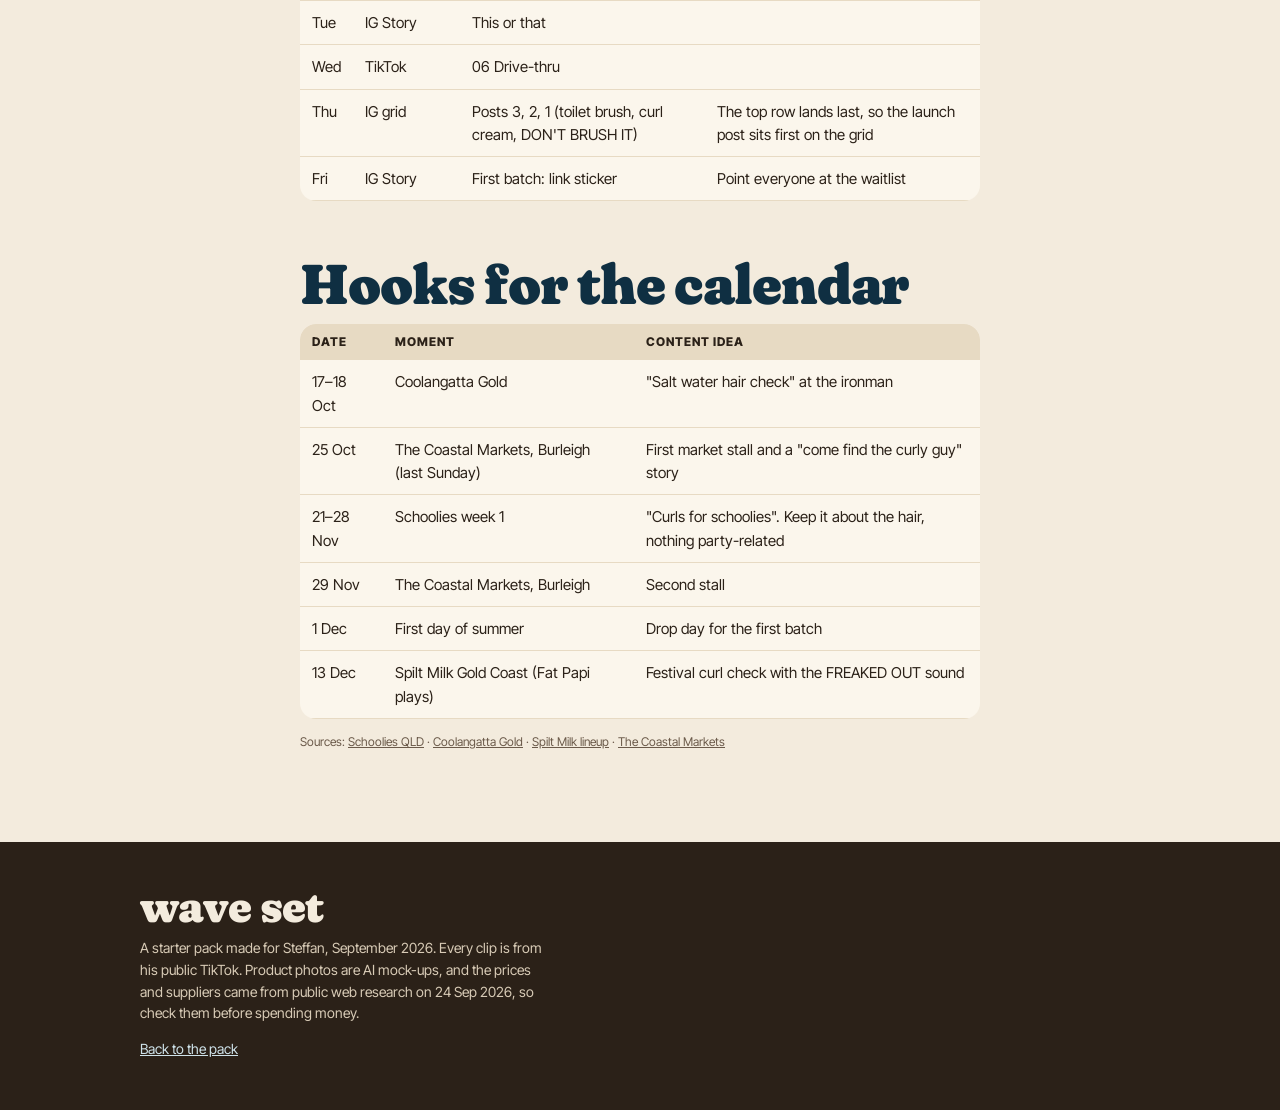
<file: posting-plan.html>
<!doctype html>
<html lang="en-AU"><head><meta charset="utf-8"><meta name="viewport" content="width=device-width, initial-scale=1, viewport-fit=cover">
<meta name="robots" content="noindex, nofollow"><title>Wave Set posting plan</title><meta name="description" content="TikTok and Instagram starter pack and posting plan">
<meta name="theme-color" content="#F3EBDD"><link rel="icon" href="data:image/svg+xml,<svg xmlns='http://www.w3.org/2000/svg' viewBox='0 0 64 64'><rect width='64' height='64' rx='16' fill='%23F3EBDD'/><path d='M8 38c8-10 16-10 24 0s16 10 24 0' stroke='%235A3E2B' stroke-width='7' fill='none' stroke-linecap='round'/></svg>"><link rel="preconnect" href="https://fonts.googleapis.com"><link rel="preconnect" href="https://fonts.gstatic.com" crossorigin><link href="https://fonts.googleapis.com/css2?family=Fraunces:opsz,wght,SOFT,WONK@9..144,400..900,0..100,0..1&family=Inter+Tight:wght@400;500;600;700;800&display=swap" rel="stylesheet"><link rel="stylesheet" href="style.css"></head>
<body>
<header class="top"><div class="wrap"><a class="logo d" href="index.html">wave set</a><nav><a href="index.html">Pack</a><a href="steffan-file.html">The Steffan File</a><a href="aesthetic.html">The aesthetic</a><a href="posting-plan.html" class=on>Posting plan</a><a href="playbook.html">Launch playbook</a><a href="start-today.html">Start today</a><a href="questions.html">Questions</a></nav></div></header>
<header class="doc-hero" style="background:var(--ocean)"><div class="wrap narrow"><p class="eyebrow" style="color:var(--sky)">Doc 3 · what to post and when</p><h1 class="d" style="margin-top:12px">The posting plan.</h1><p class="lede">Six TikToks cut from your own videos, nine Instagram grid posts, two carousels and three story templates, plus when to post each one and what to say.</p><p class="noprint" style="margin-top:22px"><a class="btn light" href="dl/posting-plan.pdf" download>Download PDF</a></p></div></header>
<main class="doc"><div class="wrap narrow">
<h2 class="d">Rules for 2026</h2>
<ul><li><b>Post from your own account first, as Instagram Collab posts with @waveset.</b> A new brand account can't use Trial Reels until it has 1,000 followers, and your account already has the reach.</li>
<li><b>Keywords in the caption beat hashtags.</b> Write the words people search for ("men's curly hair", "curl cream", "surfer hair", "gold coast") into the caption. Instagram now caps hashtags at 5 anyway.</li>
<li><b>Upload Instagram posts at 4:5.</b> The profile grid now crops to 3:4, so keep text away from the edges. All the posts here are built that way.</li>
<li><b>Add the trending sound in the app</b> so it counts as trending audio. Our files use your original audio or a royalty-free bed.</li>
<li><b>TikTok Shop isn't live in Australia</b> (TikTok ANZ, Sep 2026). Send people to a link in bio.</li></ul>
<p class="src">Sources: <a href="https://www.socialpilot.co/blog/tiktok-trends" target="_blank" rel="noopener">SocialPilot trends Sep 2026</a> · <a href="https://www.z.media/insights/tiktok-shop-australia-2026-launch" target="_blank" rel="noopener">Z Media on TikTok Shop AU</a></p>

<h2 class="d">The six TikToks</h2>
<div class="card" style="display:grid;grid-template-columns:110px 1fr;gap:16px;align-items:start">
<video src="video/01-reasons-to-get-curls.mp4" poster="video/01-reasons-to-get-curls.jpg" controls playsinline preload="none" style="border-radius:14px;width:110px;aspect-ratio:9/16;object-fit:cover;background:#000"></video>
<div><p class="eyebrow">TikTok / Reel 1</p><h3 class="d">Reasons to get curls</h3><p>The trending deadpan-list format ("Reasons to get a bob"), except every reason is just "curls".</p><p class="small" style="margin-top:8px"><b>Sound:</b> Add the trending "FREAKED OUT" sound (Fat Papi &amp; prodshushy) in the app. Check it's still trending first.</p><p class="small"><b>Caption:</b> reasons to get curls. (every single one of them is curls)</p><p class="noprint" style="margin-top:10px"><a class="btn ghost" href="video/01-reasons-to-get-curls.mp4" download>Download</a></p></div></div><div class="card" style="display:grid;grid-template-columns:110px 1fr;gap:16px;align-items:start">
<video src="video/02-salt-test.mp4" poster="video/02-salt-test.jpg" controls playsinline preload="none" style="border-radius:14px;width:110px;aspect-ratio:9/16;object-fit:cover;background:#000"></video>
<div><p class="eyebrow">TikTok / Reel 2</p><h3 class="d">The salt test</h3><p>Your windy before-and-after, now with a happy ending.</p><p class="small" style="margin-top:8px"><b>Sound:</b> Use a trending upbeat sound, or keep the music bed.</p><p class="small"><b>Caption:</b> salt tested. wind tested. brother tested.</p><p class="noprint" style="margin-top:10px"><a class="btn ghost" href="video/02-salt-test.mp4" download>Download</a></p></div></div><div class="card" style="display:grid;grid-template-columns:110px 1fr;gap:16px;align-items:start">
<video src="video/03-storytime-toilet-brush.mp4" poster="video/03-storytime-toilet-brush.jpg" controls playsinline preload="none" style="border-radius:14px;width:110px;aspect-ratio:9/16;object-fit:cover;background:#000"></video>
<div><p class="eyebrow">TikTok / Reel 3</p><h3 class="d">Storytime: why I don't brush my hair</h3><p>Your own storytime cut from 2 minutes down to 40 seconds.</p><p class="small" style="margin-top:8px"><b>Sound:</b> Keep your voice. The music bed is already mixed low.</p><p class="small"><b>Caption:</b> the toilet brush era is over</p><p class="noprint" style="margin-top:10px"><a class="btn ghost" href="video/03-storytime-toilet-brush.mp4" download>Download</a></p></div></div><div class="card" style="display:grid;grid-template-columns:110px 1fr;gap:16px;align-items:start">
<video src="video/04-pov-after-the-surf.mp4" poster="video/04-pov-after-the-surf.jpg" controls playsinline preload="none" style="border-radius:14px;width:110px;aspect-ratio:9/16;object-fit:cover;background:#000"></video>
<div><p class="eyebrow">TikTok / Reel 4</p><h3 class="d">POV: the 20 minutes after a surf</h3><p>The feeling video: water, sun, carpark, one scoop, sunset.</p><p class="small" style="margin-top:8px"><b>Sound:</b> Add a slow, warm trending sound. Try the Lana Del Rey "Freak" trend or whatever's rising that week.</p><p class="small"><b>Caption:</b> the twenty minutes after a surf are the whole reason</p><p class="noprint" style="margin-top:10px"><a class="btn ghost" href="video/04-pov-after-the-surf.mp4" download>Download</a></p></div></div><div class="card" style="display:grid;grid-template-columns:110px 1fr;gap:16px;align-items:start">
<video src="video/05-curl-lineup.mp4" poster="video/05-curl-lineup.jpg" controls playsinline preload="none" style="border-radius:14px;width:110px;aspect-ratio:9/16;object-fit:cover;background:#000"></video>
<div><p class="eyebrow">TikTok / Reel 5</p><h3 class="d">Curl lineup idea</h3><p>Brings back your 29.7M wedding lineup: frizz, shampoo ad, "is that a perm", toilet brush, wind tunnel, and the bride.</p><p class="small" style="margin-top:8px"><b>Sound:</b> Use "Swish Swish" in the app like the original. The callback is the joke.</p><p class="small"><b>Caption:</b> i can do more if you'd like</p><p class="noprint" style="margin-top:10px"><a class="btn ghost" href="video/05-curl-lineup.mp4" download>Download</a></p></div></div><div class="card" style="display:grid;grid-template-columns:110px 1fr;gap:16px;align-items:start">
<video src="video/06-drive-thru.mp4" poster="video/06-drive-thru.jpg" controls playsinline preload="none" style="border-radius:14px;width:110px;aspect-ratio:9/16;object-fit:cover;background:#000"></video>
<div><p class="eyebrow">TikTok / Reel 6</p><h3 class="d">The drive-thru</h3><p>Your "what's taking them so long" skit, now about air-drying.</p><p class="small" style="margin-top:8px"><b>Sound:</b> Keep your voice. We muted the swear word.</p><p class="small"><b>Caption:</b> air drying takes 3 hours. this takes 30 seconds</p><p class="noprint" style="margin-top:10px"><a class="btn ghost" href="video/06-drive-thru.mp4" download>Download</a></p></div></div>

<h2 class="d">The Instagram grid</h2>
<img class="full" src="ig/grid-preview.jpg" alt="Planned 3x3 Instagram grid" loading="lazy">
<p>Posts go up in reverse order (9 first) so the grid reads correctly from the top. Carousels: <b>"The Wave Set look, explained"</b> (5 slides) and <b>"Wet. Scoop. Leave it."</b> (4 slides). Stories: a "brush it or set it" poll, a first-batch link, and a curly this-or-that.</p>
<p class="noprint"><a class="btn" href="dl/wave-set-instagram-pack.zip" download>Download every Instagram file (zip)</a></p>

<h2 class="d">The first two weeks</h2>
<div class="tbl"><table><thead><tr><th>Day</th><th>Where</th><th>What</th><th>Why that day</th></tr></thead><tbody><tr><td>Mon</td><td>TikTok + IG Collab</td><td>01 Reasons to get curls</td><td>Catch the sound while it peaks</td></tr><tr><td>Tue</td><td>IG grid</td><td>Posts 9, 8, 7 (sunset, three steps, kit)</td><td>Builds the bottom row of the grid first</td></tr><tr><td>Wed</td><td>TikTok</td><td>03 Storytime</td><td>Long watch time. Your voice</td></tr><tr><td>Thu</td><td>IG Story</td><td>Poll: brush it or set it?</td><td>Cheap engagement, and it tells you who cares</td></tr><tr><td>Fri</td><td>TikTok + IG</td><td>05 Curl lineup</td><td>Your proven format going into the weekend</td></tr><tr><td>Sat</td><td>IG grid</td><td>Posts 6, 5, 4 (wind test, aesthetic carousel, jar)</td><td>Weekend scrolling time</td></tr><tr><td>Sun</td><td>TikTok</td><td>04 POV after the surf</td><td>Sunday beach mood</td></tr><tr><td>Mon</td><td>TikTok</td><td>02 Salt test</td><td></td></tr><tr><td>Tue</td><td>IG Story</td><td>This or that</td><td></td></tr><tr><td>Wed</td><td>TikTok</td><td>06 Drive-thru</td><td></td></tr><tr><td>Thu</td><td>IG grid</td><td>Posts 3, 2, 1 (toilet brush, curl cream, DON'T BRUSH IT)</td><td>The top row lands last, so the launch post sits first on the grid</td></tr><tr><td>Fri</td><td>IG Story</td><td>First batch: link sticker</td><td>Point everyone at the waitlist</td></tr></tbody></table></div>
<h2 class="d">Hooks for the calendar</h2>
<div class="tbl"><table><thead><tr><th>Date</th><th>Moment</th><th>Content idea</th></tr></thead><tbody><tr><td>17–18 Oct</td><td>Coolangatta Gold</td><td>"Salt water hair check" at the ironman</td></tr><tr><td>25 Oct</td><td>The Coastal Markets, Burleigh (last Sunday)</td><td>First market stall and a "come find the curly guy" story</td></tr><tr><td>21–28 Nov</td><td>Schoolies week 1</td><td>"Curls for schoolies". Keep it about the hair, nothing party-related</td></tr><tr><td>29 Nov</td><td>The Coastal Markets, Burleigh</td><td>Second stall</td></tr><tr><td>1 Dec</td><td>First day of summer</td><td>Drop day for the first batch</td></tr><tr><td>13 Dec</td><td>Spilt Milk Gold Coast (Fat Papi plays)</td><td>Festival curl check with the FREAKED OUT sound</td></tr></tbody></table></div><p class="src">Sources: <a href="https://www.saferschoolies.qld.gov.au/schoolies/whats-on" target="_blank" rel="noopener">Schoolies QLD</a> · <a href="https://sls.com.au/coolangattagold/" target="_blank" rel="noopener">Coolangatta Gold</a> · <a href="https://gcmag.com.au/spilt-milk-2026-gold-coast-huge-lineup-revealed/" target="_blank" rel="noopener">Spilt Milk lineup</a> · <a href="https://thecoastalmarkets.com.au/" target="_blank" rel="noopener">The Coastal Markets</a></p>
</div></main>
<footer><div class="wrap"><p class="d">wave set</p><p style="margin-top:10px;max-width:52ch">A starter pack made for Steffan, September 2026. Every clip is from his public TikTok. Product photos are AI mock-ups, and the prices and suppliers came from public web research on 24 Sep 2026, so check them before spending money.</p>
<p class="noprint" style="margin-top:14px"><a href="index.html">Back to the pack</a></p></div></footer>
</body></html>
</file>
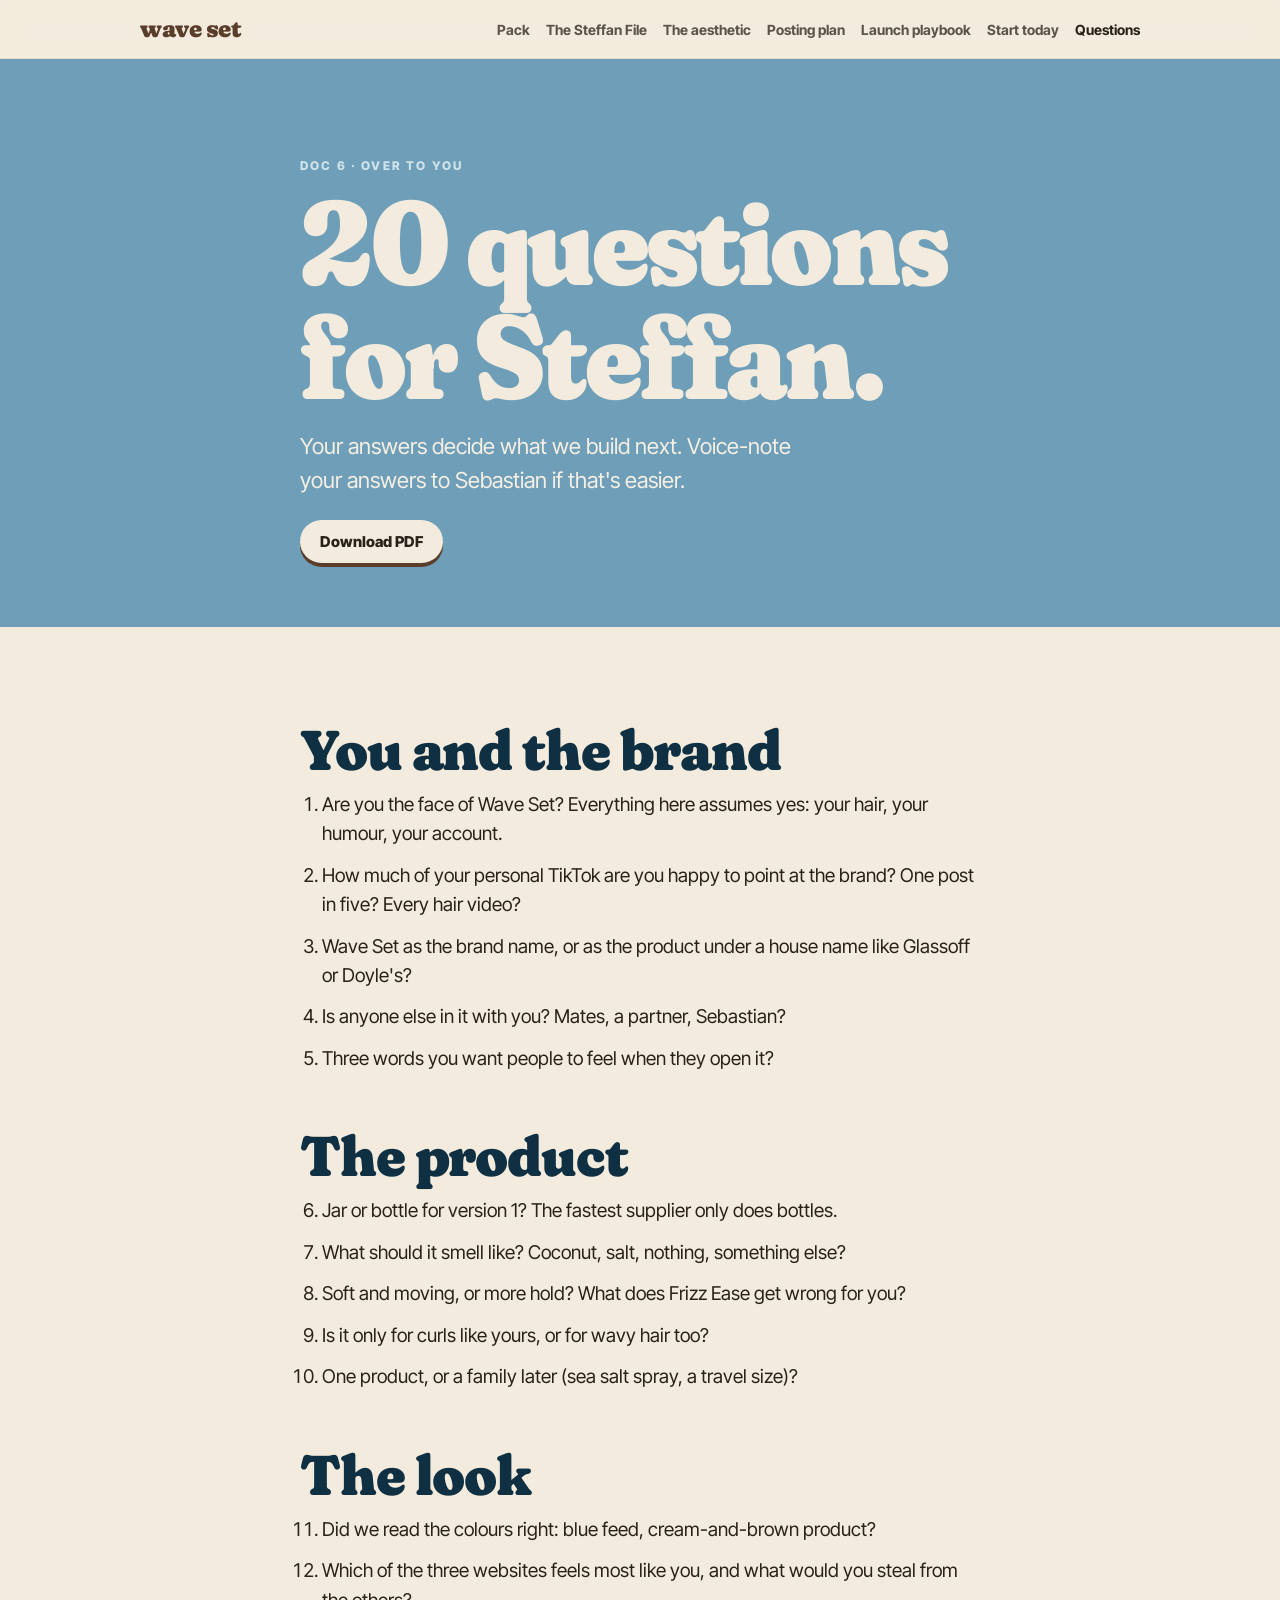
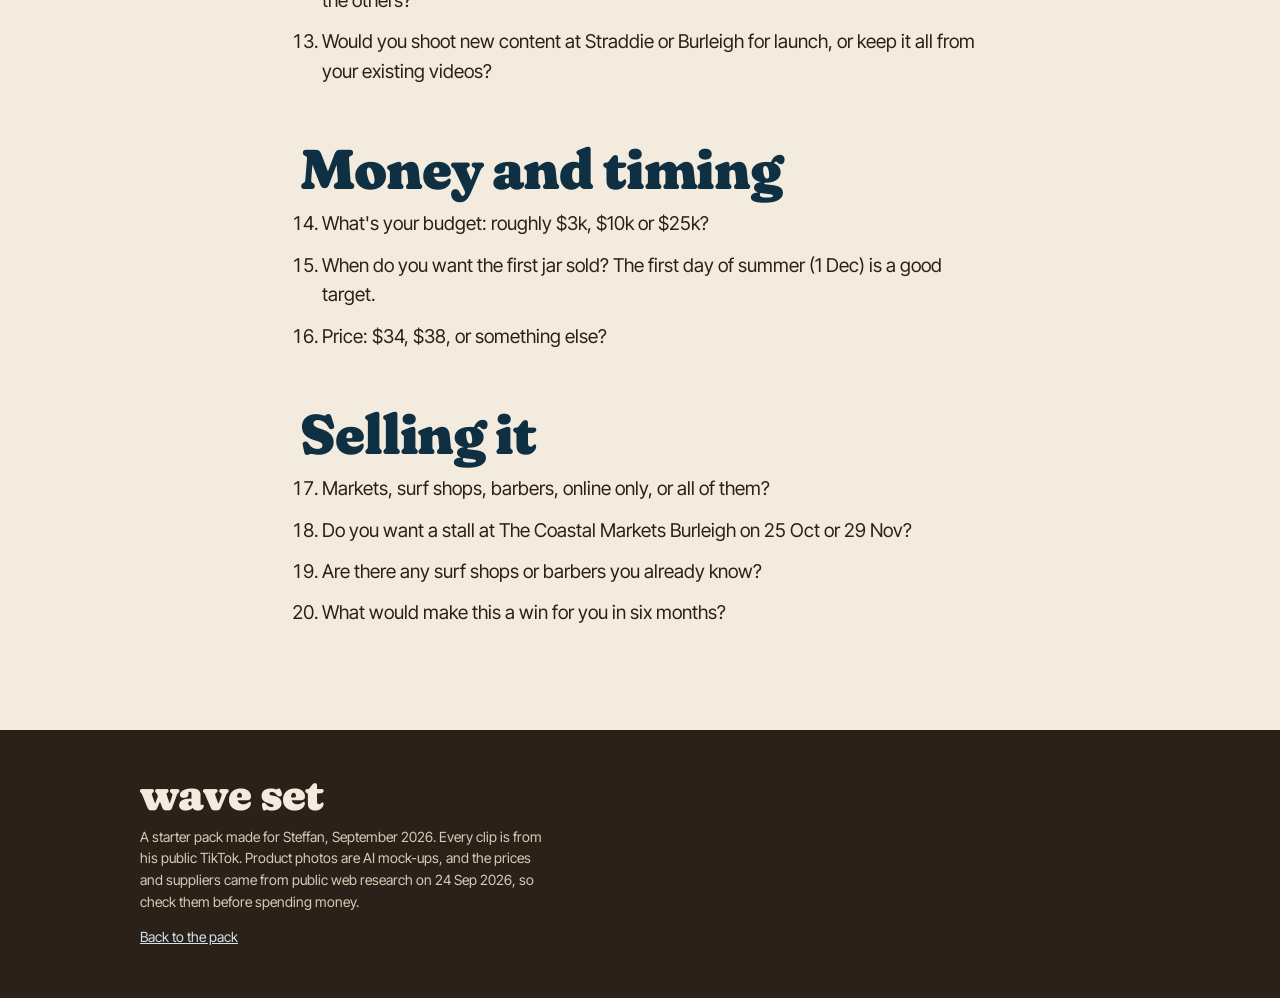
<file: questions.html>
<!doctype html>
<html lang="en-AU"><head><meta charset="utf-8"><meta name="viewport" content="width=device-width, initial-scale=1, viewport-fit=cover">
<meta name="robots" content="noindex, nofollow"><title>Questions for Steffan</title><meta name="description" content="Follow-up questions for Steffan">
<meta name="theme-color" content="#F3EBDD"><link rel="icon" href="data:image/svg+xml,<svg xmlns='http://www.w3.org/2000/svg' viewBox='0 0 64 64'><rect width='64' height='64' rx='16' fill='%23F3EBDD'/><path d='M8 38c8-10 16-10 24 0s16 10 24 0' stroke='%235A3E2B' stroke-width='7' fill='none' stroke-linecap='round'/></svg>"><link rel="preconnect" href="https://fonts.googleapis.com"><link rel="preconnect" href="https://fonts.gstatic.com" crossorigin><link href="https://fonts.googleapis.com/css2?family=Fraunces:opsz,wght,SOFT,WONK@9..144,400..900,0..100,0..1&family=Inter+Tight:wght@400;500;600;700;800&display=swap" rel="stylesheet"><link rel="stylesheet" href="style.css"></head>
<body>
<header class="top"><div class="wrap"><a class="logo d" href="index.html">wave set</a><nav><a href="index.html">Pack</a><a href="steffan-file.html">The Steffan File</a><a href="aesthetic.html">The aesthetic</a><a href="posting-plan.html">Posting plan</a><a href="playbook.html">Launch playbook</a><a href="start-today.html">Start today</a><a href="questions.html" class=on>Questions</a></nav></div></header>
<header class="doc-hero" style="background:var(--ocean)"><div class="wrap narrow"><p class="eyebrow" style="color:var(--sky)">Doc 6 · over to you</p><h1 class="d" style="margin-top:12px">20 questions for Steffan.</h1><p class="lede">Your answers decide what we build next. Voice-note your answers to Sebastian if that's easier.</p><p class="noprint" style="margin-top:22px"><a class="btn light" href="dl/questions-for-steffan.pdf" download>Download PDF</a></p></div></header><main class="doc"><div class="wrap narrow"><h2 class="d">You and the brand</h2><ol start="1" style="font-size:19px"><li style="margin:12px 0">Are you the face of Wave Set? Everything here assumes yes: your hair, your humour, your account.</li><li style="margin:12px 0">How much of your personal TikTok are you happy to point at the brand? One post in five? Every hair video?</li><li style="margin:12px 0">Wave Set as the brand name, or as the product under a house name like Glassoff or Doyle's?</li><li style="margin:12px 0">Is anyone else in it with you? Mates, a partner, Sebastian?</li><li style="margin:12px 0">Three words you want people to feel when they open it?</li></ol><h2 class="d">The product</h2><ol start="6" style="font-size:19px"><li style="margin:12px 0">Jar or bottle for version 1? The fastest supplier only does bottles.</li><li style="margin:12px 0">What should it smell like? Coconut, salt, nothing, something else?</li><li style="margin:12px 0">Soft and moving, or more hold? What does Frizz Ease get wrong for you?</li><li style="margin:12px 0">Is it only for curls like yours, or for wavy hair too?</li><li style="margin:12px 0">One product, or a family later (sea salt spray, a travel size)?</li></ol><h2 class="d">The look</h2><ol start="11" style="font-size:19px"><li style="margin:12px 0">Did we read the colours right: blue feed, cream-and-brown product?</li><li style="margin:12px 0">Which of the three websites feels most like you, and what would you steal from the others?</li><li style="margin:12px 0">Would you shoot new content at Straddie or Burleigh for launch, or keep it all from your existing videos?</li></ol><h2 class="d">Money and timing</h2><ol start="14" style="font-size:19px"><li style="margin:12px 0">What's your budget: roughly $3k, $10k or $25k?</li><li style="margin:12px 0">When do you want the first jar sold? The first day of summer (1 Dec) is a good target.</li><li style="margin:12px 0">Price: $34, $38, or something else?</li></ol><h2 class="d">Selling it</h2><ol start="17" style="font-size:19px"><li style="margin:12px 0">Markets, surf shops, barbers, online only, or all of them?</li><li style="margin:12px 0">Do you want a stall at The Coastal Markets Burleigh on 25 Oct or 29 Nov?</li><li style="margin:12px 0">Are there any surf shops or barbers you already know?</li><li style="margin:12px 0">What would make this a win for you in six months?</li></ol></div></main>
<footer><div class="wrap"><p class="d">wave set</p><p style="margin-top:10px;max-width:52ch">A starter pack made for Steffan, September 2026. Every clip is from his public TikTok. Product photos are AI mock-ups, and the prices and suppliers came from public web research on 24 Sep 2026, so check them before spending money.</p>
<p class="noprint" style="margin-top:14px"><a href="index.html">Back to the pack</a></p></div></footer>
</body></html>
</file>
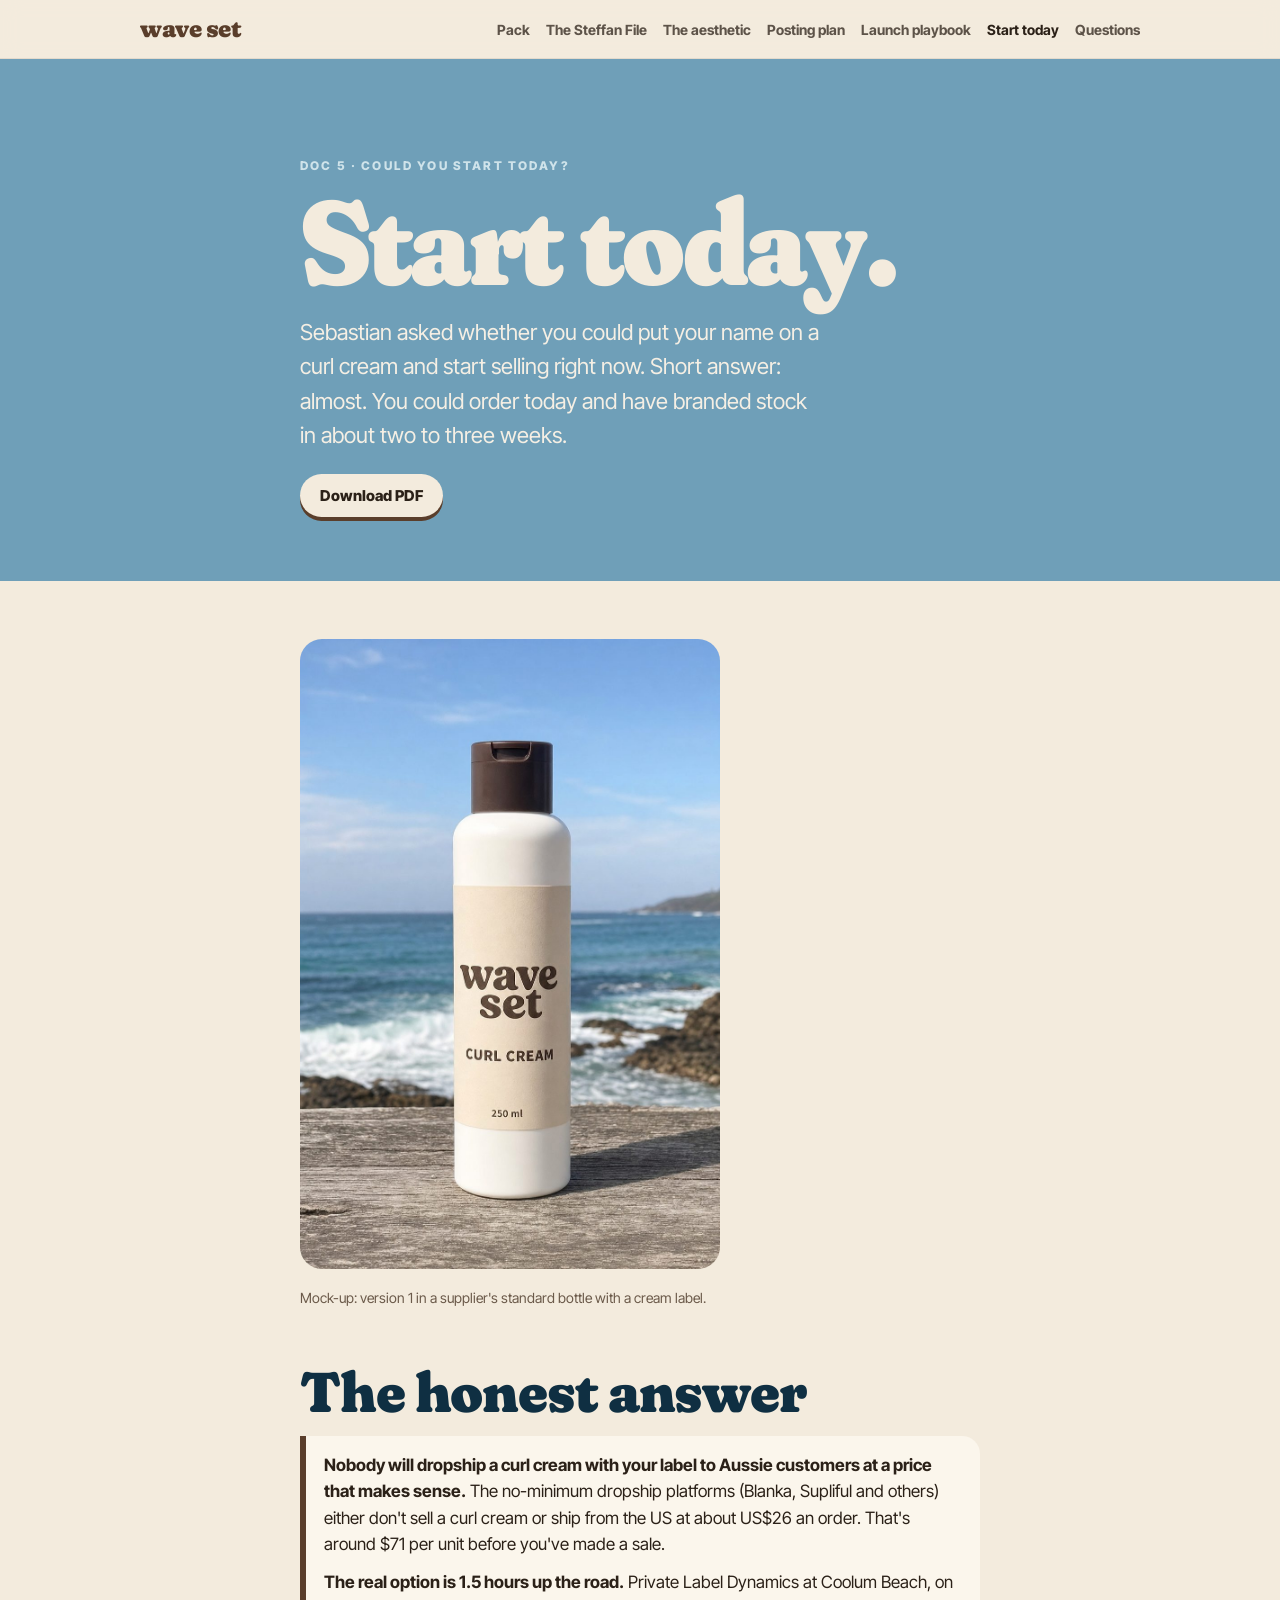
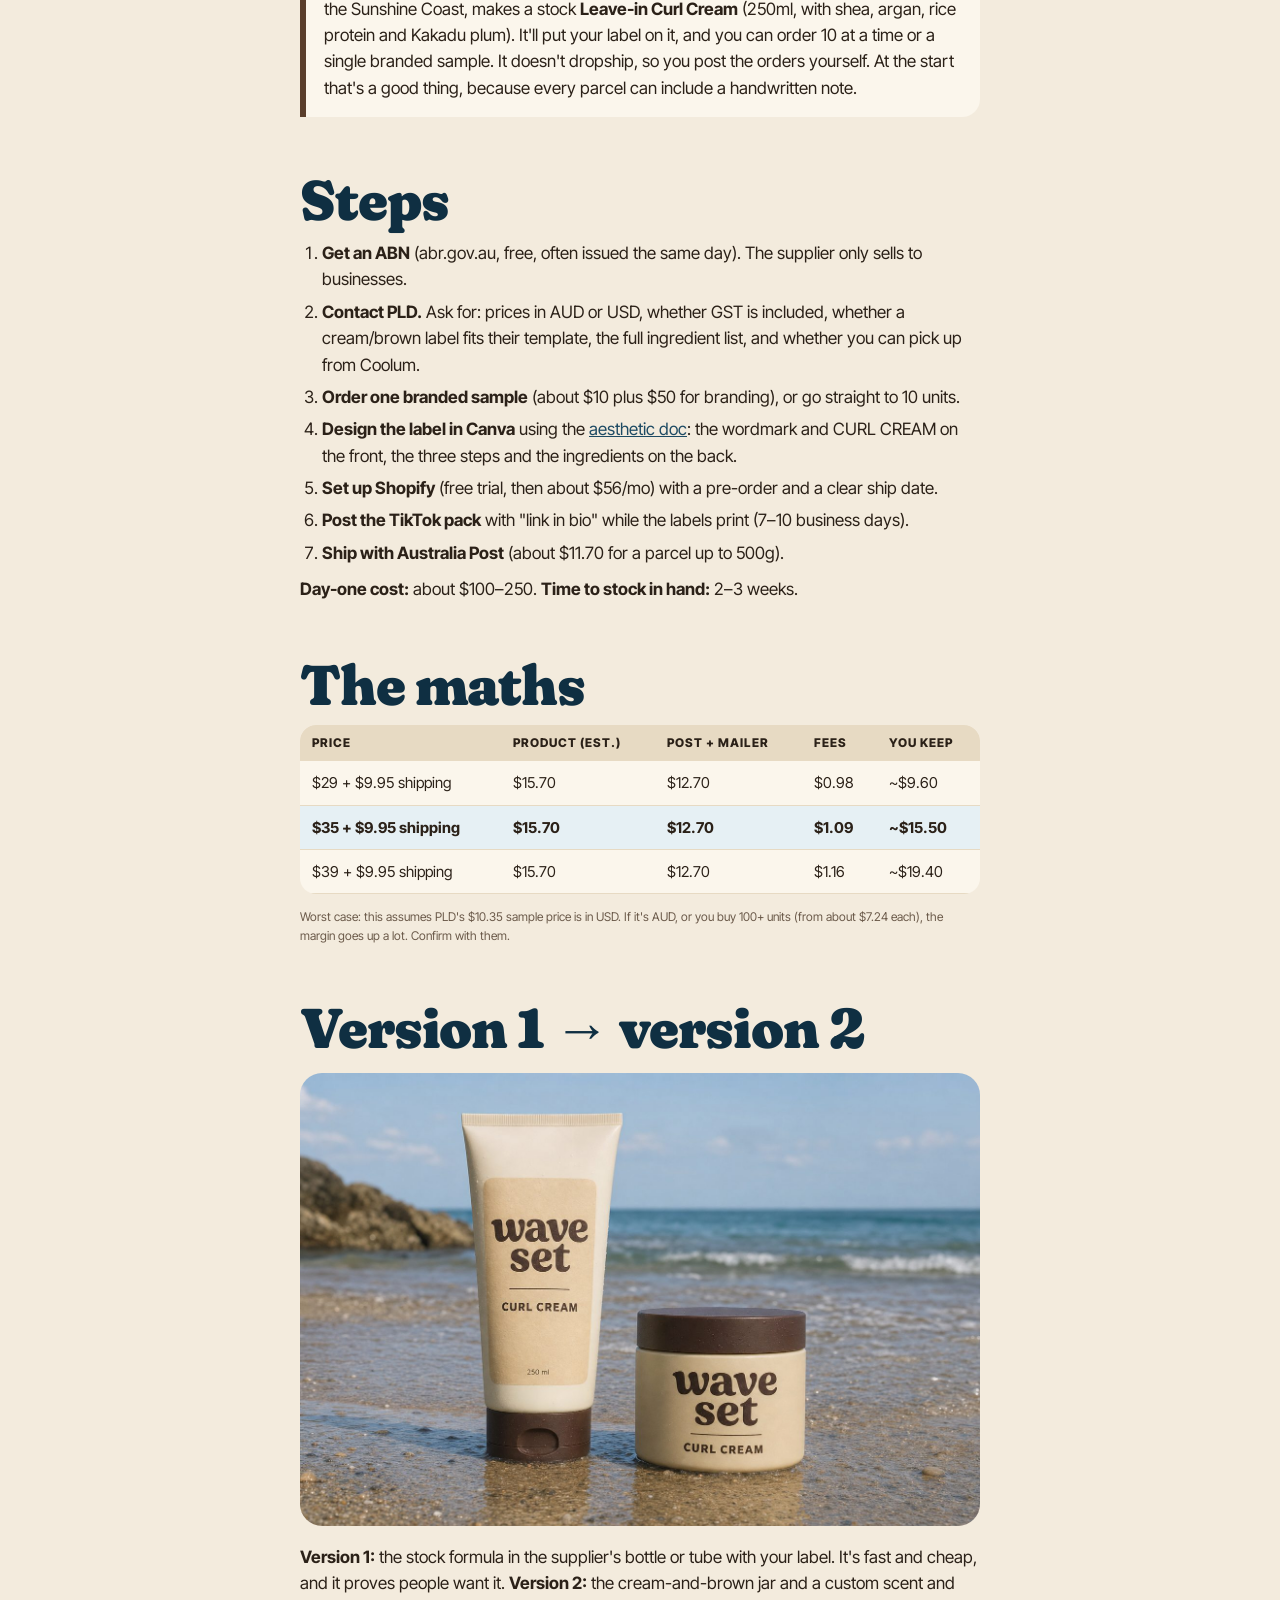
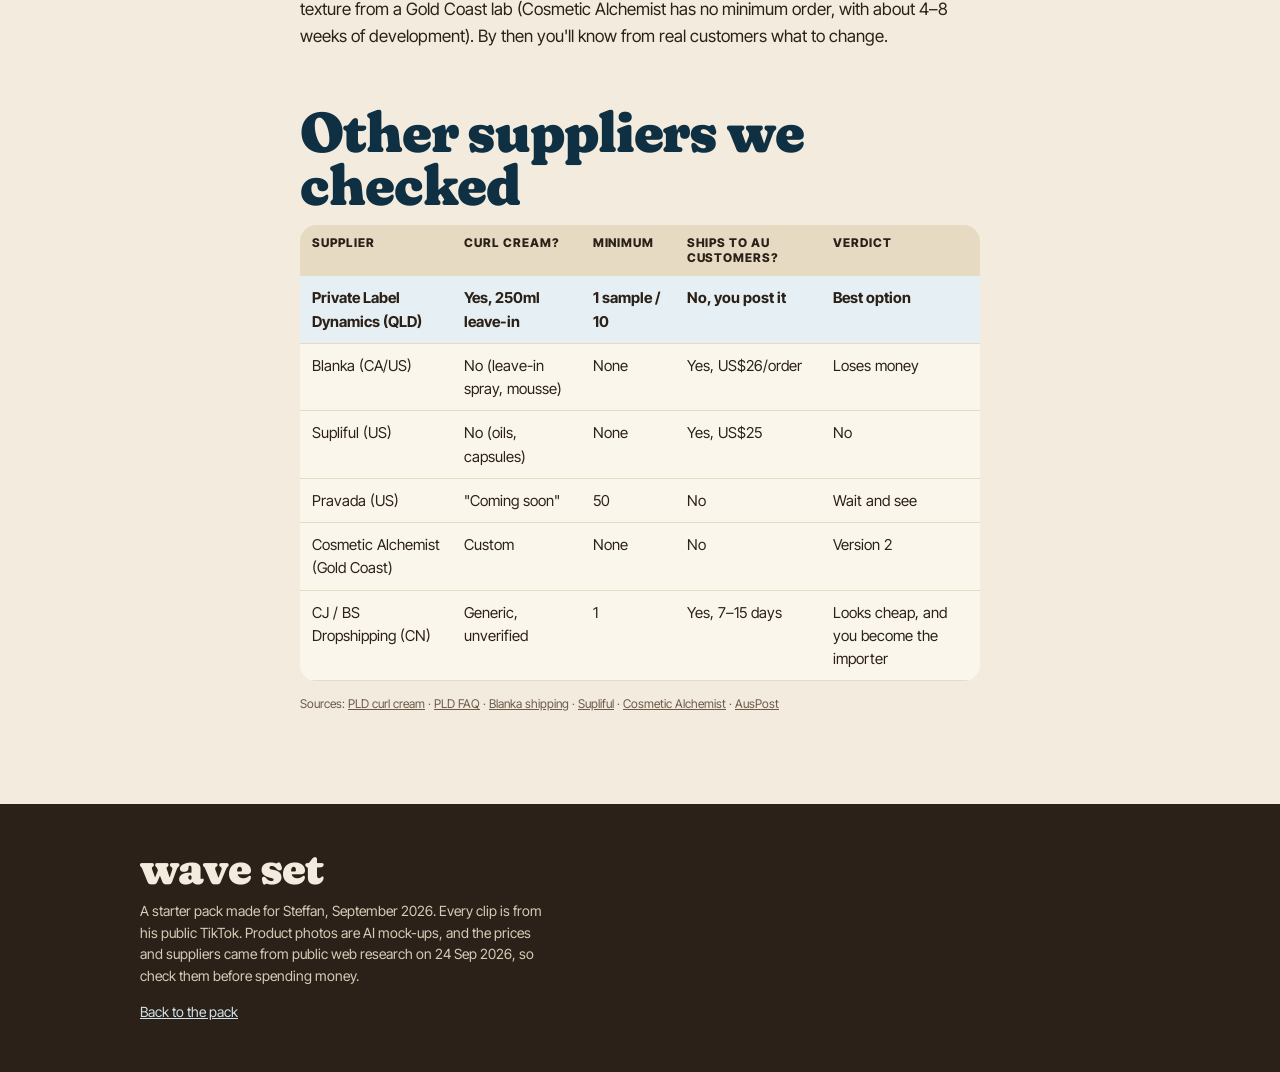
<file: start-today.html>
<!doctype html>
<html lang="en-AU"><head><meta charset="utf-8"><meta name="viewport" content="width=device-width, initial-scale=1, viewport-fit=cover">
<meta name="robots" content="noindex, nofollow"><title>Start Wave Set today</title><meta name="description" content="Private-label options to start Wave Set now">
<meta name="theme-color" content="#F3EBDD"><link rel="icon" href="data:image/svg+xml,<svg xmlns='http://www.w3.org/2000/svg' viewBox='0 0 64 64'><rect width='64' height='64' rx='16' fill='%23F3EBDD'/><path d='M8 38c8-10 16-10 24 0s16 10 24 0' stroke='%235A3E2B' stroke-width='7' fill='none' stroke-linecap='round'/></svg>"><link rel="preconnect" href="https://fonts.googleapis.com"><link rel="preconnect" href="https://fonts.gstatic.com" crossorigin><link href="https://fonts.googleapis.com/css2?family=Fraunces:opsz,wght,SOFT,WONK@9..144,400..900,0..100,0..1&family=Inter+Tight:wght@400;500;600;700;800&display=swap" rel="stylesheet"><link rel="stylesheet" href="style.css"></head>
<body>
<header class="top"><div class="wrap"><a class="logo d" href="index.html">wave set</a><nav><a href="index.html">Pack</a><a href="steffan-file.html">The Steffan File</a><a href="aesthetic.html">The aesthetic</a><a href="posting-plan.html">Posting plan</a><a href="playbook.html">Launch playbook</a><a href="start-today.html" class=on>Start today</a><a href="questions.html">Questions</a></nav></div></header>
<header class="doc-hero" style="background:var(--ocean)"><div class="wrap narrow"><p class="eyebrow" style="color:var(--sky)">Doc 5 · could you start today?</p><h1 class="d" style="margin-top:12px">Start today.</h1><p class="lede">Sebastian asked whether you could put your name on a curl cream and start selling right now. Short answer: almost. You could order today and have branded stock in about two to three weeks.</p><p class="noprint" style="margin-top:22px"><a class="btn light" href="dl/start-today.pdf" download>Download PDF</a></p></div></header>
<main class="doc"><div class="wrap narrow">
<img class="full" src="img/starter-bottle.jpg" alt="Mock-up of a Wave Set starter bottle" style="max-width:420px">
<p class="small muted">Mock-up: version 1 in a supplier's standard bottle with a cream label.</p>
<h2 class="d">The honest answer</h2>
<div class="callout"><p><b>Nobody will dropship a curl cream with your label to Aussie customers at a price that makes sense.</b> The no-minimum dropship platforms (Blanka, Supliful and others) either don't sell a curl cream or ship from the US at about US$26 an order. That's around $71 per unit before you've made a sale.</p><p><b>The real option is 1.5 hours up the road.</b> Private Label Dynamics at Coolum Beach, on the Sunshine Coast, makes a stock <b>Leave-in Curl Cream</b> (250ml, with shea, argan, rice protein and Kakadu plum). It'll put your label on it, and you can order 10 at a time or a single branded sample. It doesn't dropship, so you post the orders yourself. At the start that's a good thing, because every parcel can include a handwritten note.</p></div>

<h2 class="d">Steps</h2>
<ol>
<li><b>Get an ABN</b> (abr.gov.au, free, often issued the same day). The supplier only sells to businesses.</li>
<li><b>Contact PLD.</b> Ask for: prices in AUD or USD, whether GST is included, whether a cream/brown label fits their template, the full ingredient list, and whether you can pick up from Coolum.</li>
<li><b>Order one branded sample</b> (about $10 plus $50 for branding), or go straight to 10 units.</li>
<li><b>Design the label in Canva</b> using the <a href="aesthetic.html">aesthetic doc</a>: the wordmark and CURL CREAM on the front, the three steps and the ingredients on the back.</li>
<li><b>Set up Shopify</b> (free trial, then about $56/mo) with a pre-order and a clear ship date.</li>
<li><b>Post the TikTok pack</b> with "link in bio" while the labels print (7–10 business days).</li>
<li><b>Ship with Australia Post</b> (about $11.70 for a parcel up to 500g).</li></ol>
<p><b>Day-one cost:</b> about $100–250. <b>Time to stock in hand:</b> 2–3 weeks.</p>

<h2 class="d">The maths</h2>
<div class="tbl"><table><thead><tr><th>Price</th><th>Product (est.)</th><th>Post + mailer</th><th>Fees</th><th>You keep</th></tr></thead><tbody><tr><td>$29 + $9.95 shipping</td><td>$15.70</td><td>$12.70</td><td>$0.98</td><td>~$9.60</td></tr><tr class=hl><td>$35 + $9.95 shipping</td><td>$15.70</td><td>$12.70</td><td>$1.09</td><td>~$15.50</td></tr><tr><td>$39 + $9.95 shipping</td><td>$15.70</td><td>$12.70</td><td>$1.16</td><td>~$19.40</td></tr></tbody></table></div>
<p class="src">Worst case: this assumes PLD's $10.35 sample price is in USD. If it's AUD, or you buy 100+ units (from about $7.24 each), the margin goes up a lot. Confirm with them.</p>

<h2 class="d">Version 1 → version 2</h2>
<img class="full" src="img/bottle-and-jar.jpg" alt="Wave Set in a tube and a jar" loading="lazy">
<p><b>Version 1:</b> the stock formula in the supplier's bottle or tube with your label. It's fast and cheap, and it proves people want it. <b>Version 2:</b> the cream-and-brown jar and a custom scent and texture from a Gold Coast lab (Cosmetic Alchemist has no minimum order, with about 4–8 weeks of development). By then you'll know from real customers what to change.</p>

<h2 class="d">Other suppliers we checked</h2>
<div class="tbl"><table><thead><tr><th>Supplier</th><th>Curl cream?</th><th>Minimum</th><th>Ships to AU customers?</th><th>Verdict</th></tr></thead><tbody><tr class=hl><td><b>Private Label Dynamics (QLD)</b></td><td><b>Yes</b>, 250ml leave-in</td><td>1 sample / 10</td><td>No, you post it</td><td><b>Best option</b></td></tr><tr><td>Blanka (CA/US)</td><td>No (leave-in spray, mousse)</td><td>None</td><td>Yes, US$26/order</td><td>Loses money</td></tr><tr><td>Supliful (US)</td><td>No (oils, capsules)</td><td>None</td><td>Yes, US$25</td><td>No</td></tr><tr><td>Pravada (US)</td><td>"Coming soon"</td><td>50</td><td>No</td><td>Wait and see</td></tr><tr><td>Cosmetic Alchemist (Gold Coast)</td><td>Custom</td><td>None</td><td>No</td><td>Version 2</td></tr><tr><td>CJ / BS Dropshipping (CN)</td><td>Generic, unverified</td><td>1</td><td>Yes, 7–15 days</td><td>Looks cheap, and you become the importer</td></tr></tbody></table></div><p class="src">Sources: <a href="https://www.privatelabeldynamics.com/product/leave-in-curl-cream/" target="_blank" rel="noopener">PLD curl cream</a> · <a href="https://www.privatelabeldynamics.com/faqs/" target="_blank" rel="noopener">PLD FAQ</a> · <a href="https://faq.blankabrand.com/en/articles/4880229-how-much-does-shipping-cost" target="_blank" rel="noopener">Blanka shipping</a> · <a href="https://supliful.com/sell/hair-care-products" target="_blank" rel="noopener">Supliful</a> · <a href="https://www.cosmeticalchemist.com.au/cosmetic-manufacturing-gold-coast" target="_blank" rel="noopener">Cosmetic Alchemist</a> · <a href="https://auspost.com.au/" target="_blank" rel="noopener">AusPost</a></p>
</div></main>
<footer><div class="wrap"><p class="d">wave set</p><p style="margin-top:10px;max-width:52ch">A starter pack made for Steffan, September 2026. Every clip is from his public TikTok. Product photos are AI mock-ups, and the prices and suppliers came from public web research on 24 Sep 2026, so check them before spending money.</p>
<p class="noprint" style="margin-top:14px"><a href="index.html">Back to the pack</a></p></div></footer>
</body></html>
</file>
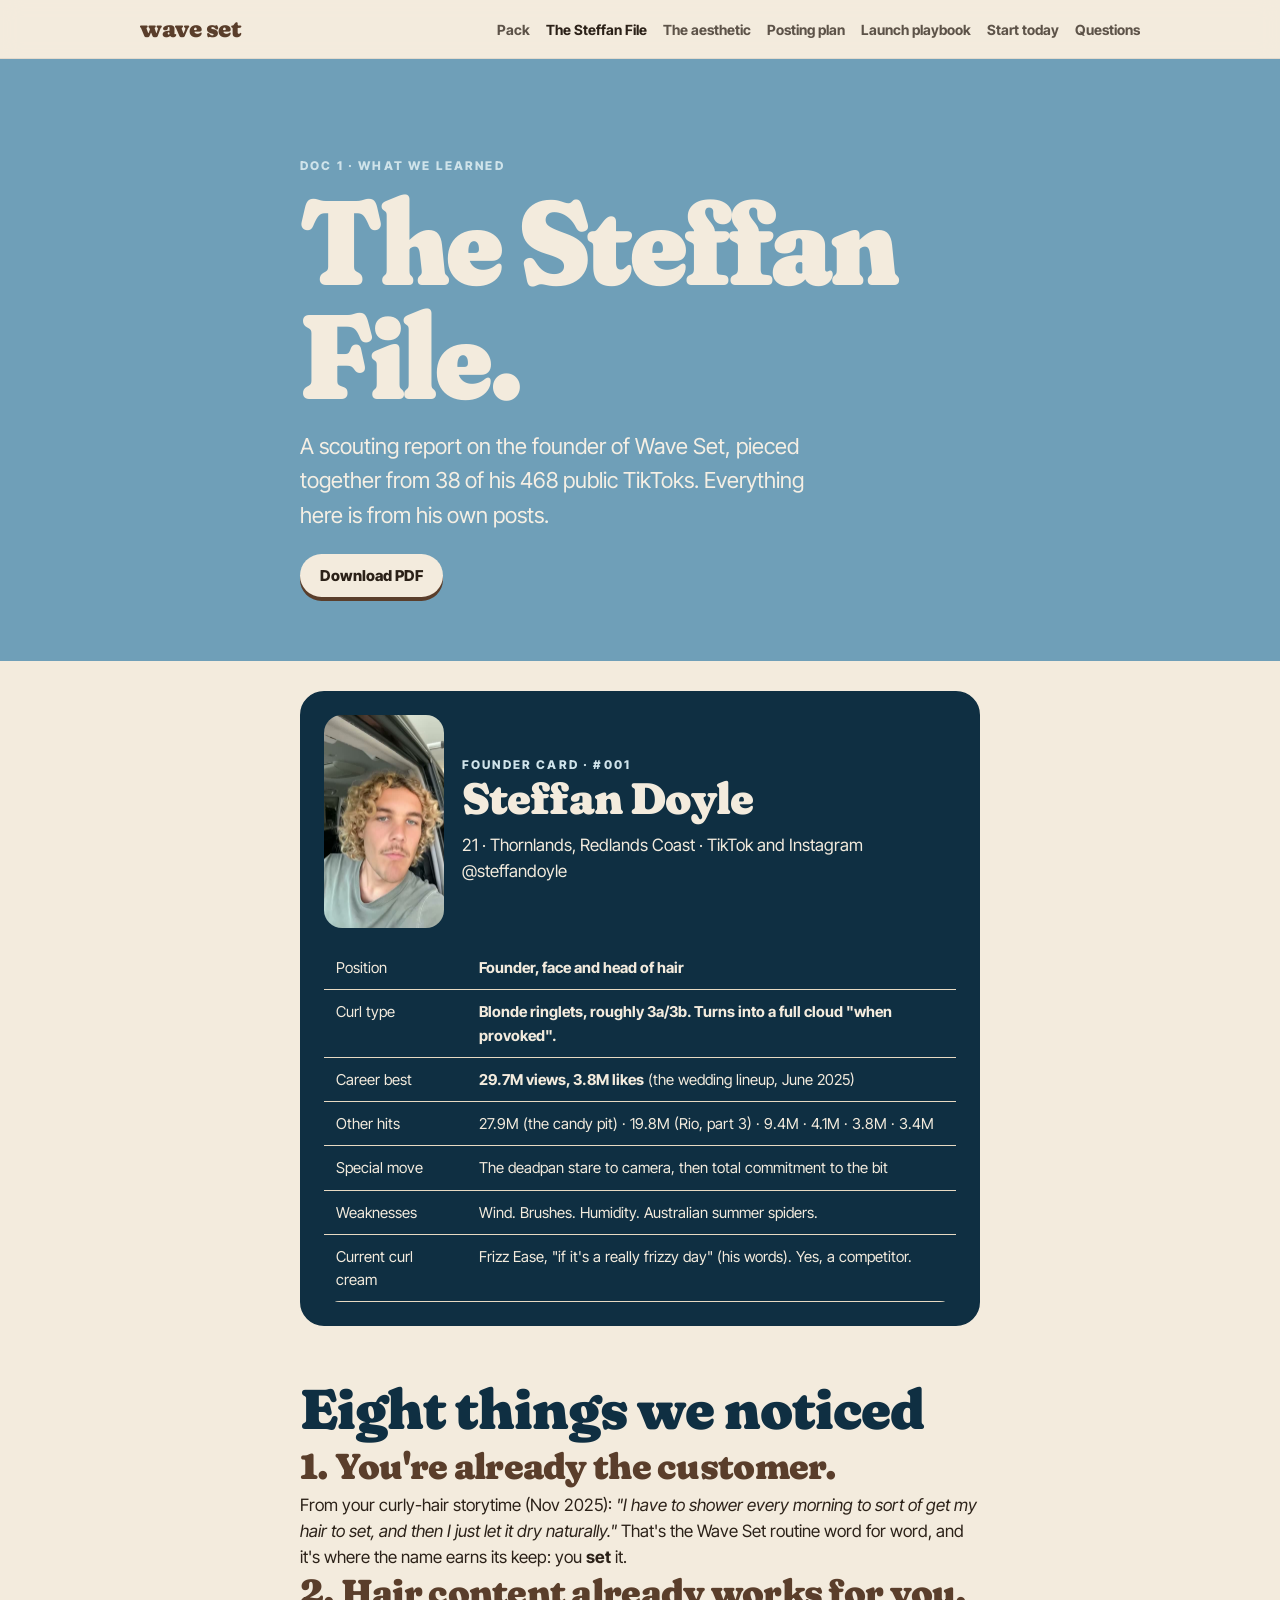
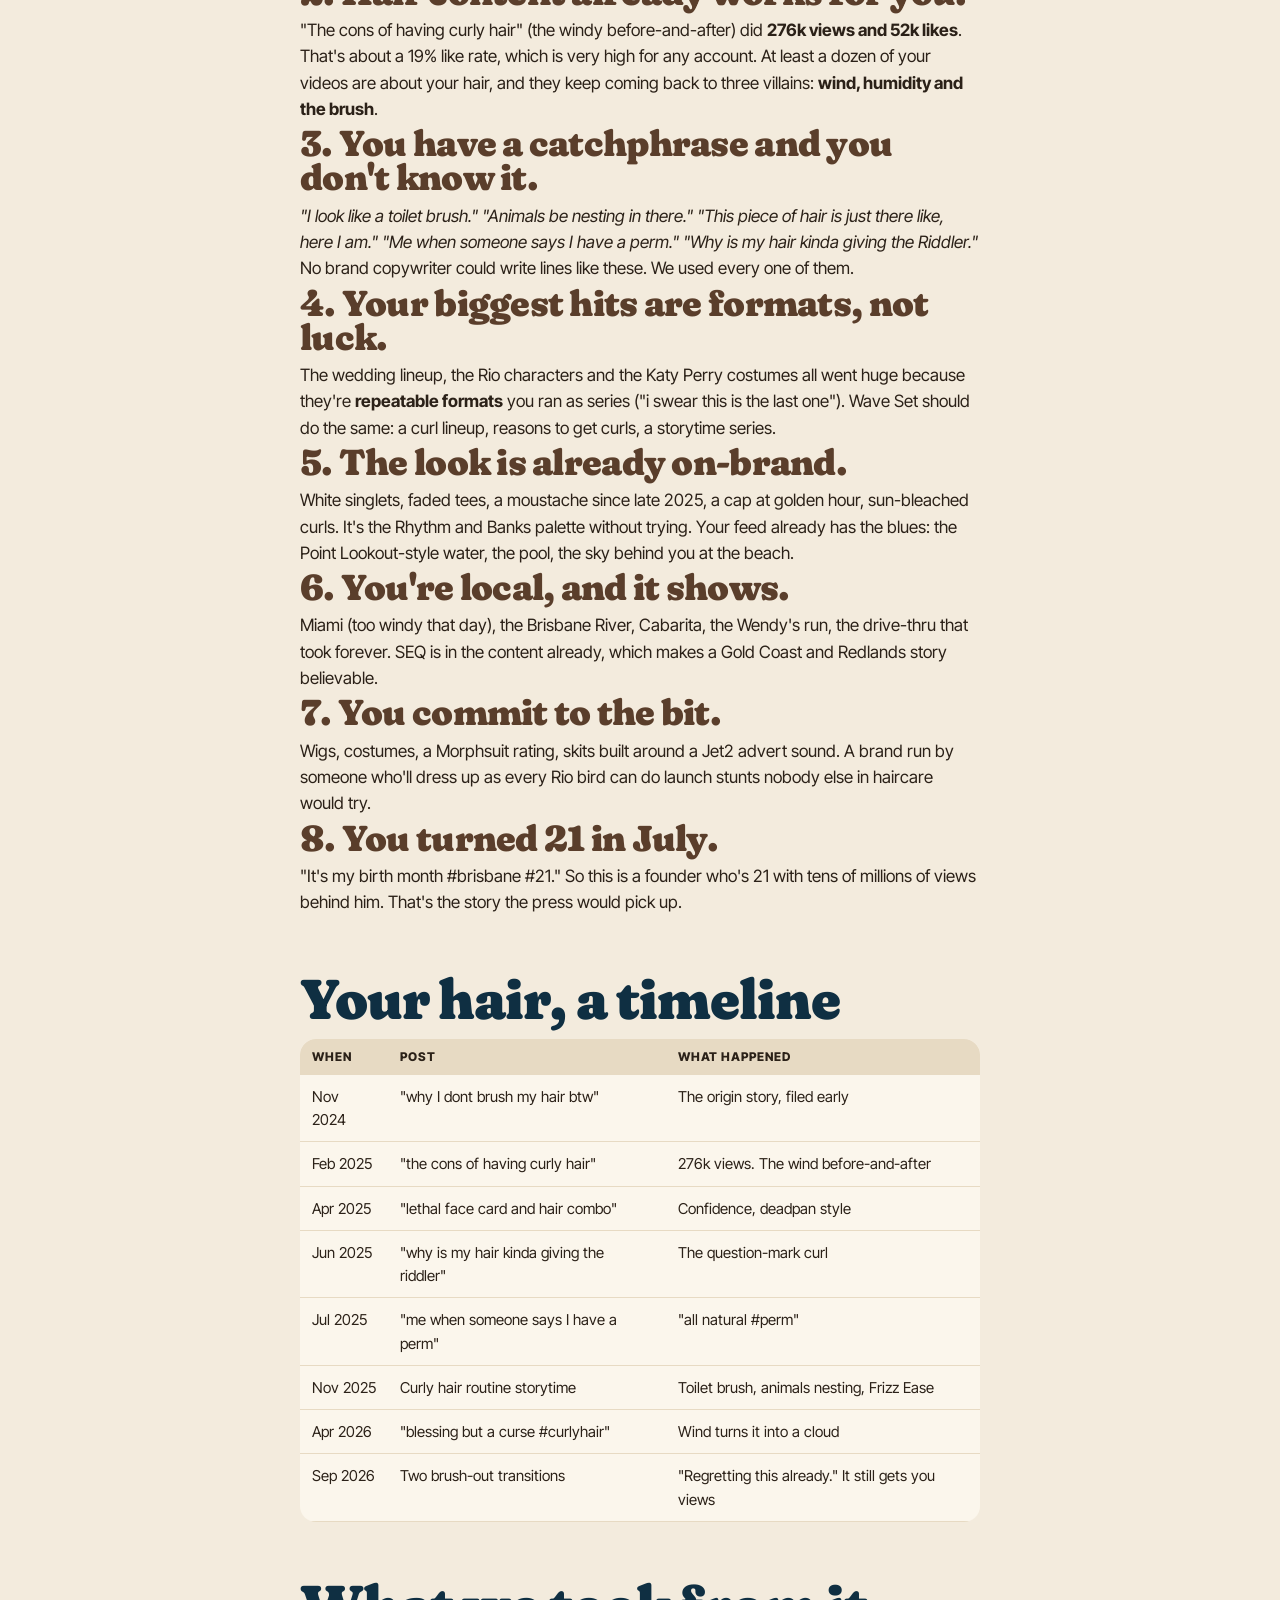
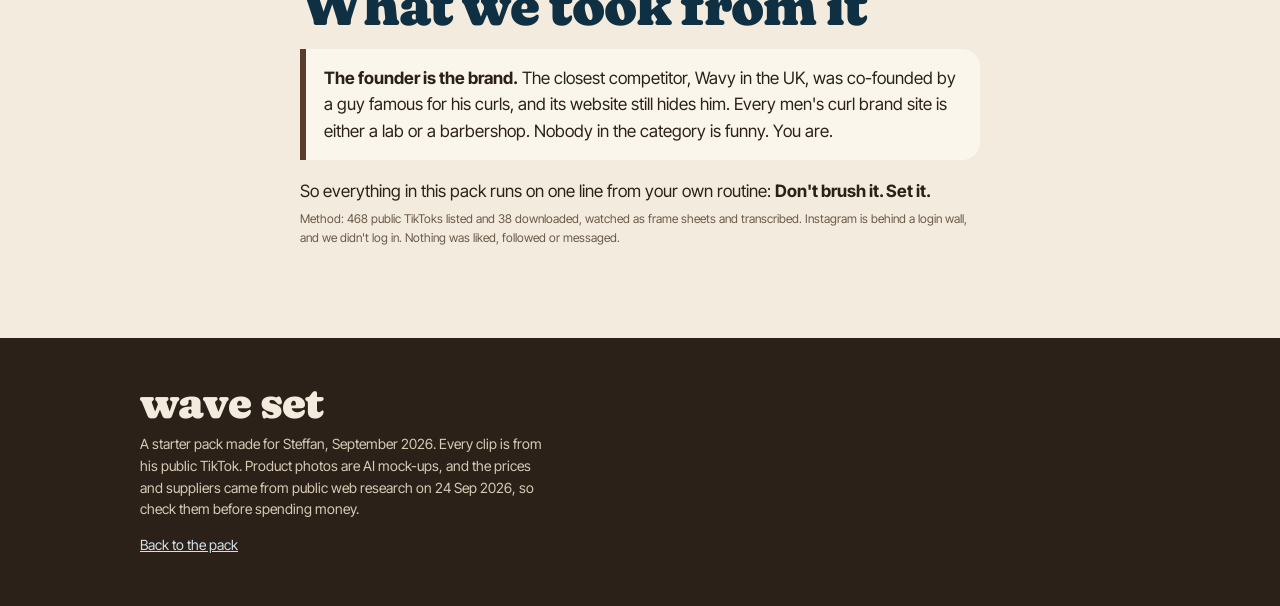
<file: steffan-file.html>
<!doctype html>
<html lang="en-AU"><head><meta charset="utf-8"><meta name="viewport" content="width=device-width, initial-scale=1, viewport-fit=cover">
<meta name="robots" content="noindex, nofollow"><title>The Steffan File</title><meta name="description" content="A scouting report on the founder of Wave Set">
<meta name="theme-color" content="#F3EBDD"><link rel="icon" href="data:image/svg+xml,<svg xmlns='http://www.w3.org/2000/svg' viewBox='0 0 64 64'><rect width='64' height='64' rx='16' fill='%23F3EBDD'/><path d='M8 38c8-10 16-10 24 0s16 10 24 0' stroke='%235A3E2B' stroke-width='7' fill='none' stroke-linecap='round'/></svg>"><link rel="preconnect" href="https://fonts.googleapis.com"><link rel="preconnect" href="https://fonts.gstatic.com" crossorigin><link href="https://fonts.googleapis.com/css2?family=Fraunces:opsz,wght,SOFT,WONK@9..144,400..900,0..100,0..1&family=Inter+Tight:wght@400;500;600;700;800&display=swap" rel="stylesheet"><link rel="stylesheet" href="style.css"></head>
<body>
<header class="top"><div class="wrap"><a class="logo d" href="index.html">wave set</a><nav><a href="index.html">Pack</a><a href="steffan-file.html" class=on>The Steffan File</a><a href="aesthetic.html">The aesthetic</a><a href="posting-plan.html">Posting plan</a><a href="playbook.html">Launch playbook</a><a href="start-today.html">Start today</a><a href="questions.html">Questions</a></nav></div></header>
<header class="doc-hero" style="background:var(--ocean)"><div class="wrap narrow"><p class="eyebrow" style="color:var(--sky)">Doc 1 · what we learned</p><h1 class="d" style="margin-top:12px">The Steffan File.</h1><p class="lede">A scouting report on the founder of Wave Set, pieced together from 38 of his 468 public TikToks. Everything here is from his own posts.</p><p class="noprint" style="margin-top:22px"><a class="btn light" href="dl/the-steffan-file.pdf" download>Download PDF</a></p></div></header>
<main class="doc"><div class="wrap narrow">
<div class="card blue" style="display:grid;gap:18px;grid-template-columns:minmax(0,1fr);margin-top:-10px">
  <div style="display:grid;grid-template-columns:120px 1fr;gap:18px;align-items:center">
    <video src="media/strand.mp4" poster="media/strand.jpg" autoplay muted loop playsinline style="border-radius:18px;aspect-ratio:9/16;object-fit:cover;width:120px"></video>
    <div><p class="eyebrow" style="color:var(--sky)">Founder card · #001</p><p class="d" style="font-size:44px;margin:6px 0">Steffan Doyle</p><p>21 · Thornlands, Redlands Coast · TikTok and Instagram @steffandoyle</p></div>
  </div>
  <div class="tbl" style="margin:0"><table style="min-width:0;background:transparent;color:var(--cream)"><tbody>
  <tr><td>Position</td><td><b>Founder, face and head of hair</b></td></tr>
  <tr><td>Curl type</td><td><b>Blonde ringlets, roughly 3a/3b. Turns into a full cloud "when provoked".</b></td></tr>
  <tr><td>Career best</td><td><b>29.7M views, 3.8M likes</b> (the wedding lineup, June 2025)</td></tr>
  <tr><td>Other hits</td><td>27.9M (the candy pit) · 19.8M (Rio, part 3) · 9.4M · 4.1M · 3.8M · 3.4M</td></tr>
  <tr><td>Special move</td><td>The deadpan stare to camera, then total commitment to the bit</td></tr>
  <tr><td>Weaknesses</td><td>Wind. Brushes. Humidity. Australian summer spiders.</td></tr>
  <tr><td>Current curl cream</td><td>Frizz Ease, "if it's a really frizzy day" (his words). Yes, a competitor.</td></tr>
  </tbody></table></div>
</div>

<h2 class="d">Eight things we noticed</h2>
<h3 class="d">1. You're already the customer.</h3>
<p>From your curly-hair storytime (Nov 2025): <i>"I have to shower every morning to sort of get my hair to set, and then I just let it dry naturally."</i> That's the Wave Set routine word for word, and it's where the name earns its keep: you <b>set</b> it.</p>
<h3 class="d">2. Hair content already works for you.</h3>
<p>"The cons of having curly hair" (the windy before-and-after) did <b>276k views and 52k likes</b>. That's about a 19% like rate, which is very high for any account. At least a dozen of your videos are about your hair, and they keep coming back to three villains: <b>wind, humidity and the brush</b>.</p>
<h3 class="d">3. You have a catchphrase and you don't know it.</h3>
<p><i>"I look like a toilet brush."</i> <i>"Animals be nesting in there."</i> <i>"This piece of hair is just there like, here I am."</i> <i>"Me when someone says I have a perm."</i> <i>"Why is my hair kinda giving the Riddler."</i> No brand copywriter could write lines like these. We used every one of them.</p>
<h3 class="d">4. Your biggest hits are formats, not luck.</h3>
<p>The wedding lineup, the Rio characters and the Katy Perry costumes all went huge because they're <b>repeatable formats</b> you ran as series ("i swear this is the last one"). Wave Set should do the same: a curl lineup, reasons to get curls, a storytime series.</p>
<h3 class="d">5. The look is already on-brand.</h3>
<p>White singlets, faded tees, a moustache since late 2025, a cap at golden hour, sun-bleached curls. It's the Rhythm and Banks palette without trying. Your feed already has the blues: the Point Lookout-style water, the pool, the sky behind you at the beach.</p>
<h3 class="d">6. You're local, and it shows.</h3>
<p>Miami (too windy that day), the Brisbane River, Cabarita, the Wendy's run, the drive-thru that took forever. SEQ is in the content already, which makes a Gold Coast and Redlands story believable.</p>
<h3 class="d">7. You commit to the bit.</h3>
<p>Wigs, costumes, a Morphsuit rating, skits built around a Jet2 advert sound. A brand run by someone who'll dress up as every Rio bird can do launch stunts nobody else in haircare would try.</p>
<h3 class="d">8. You turned 21 in July.</h3>
<p>"It's my birth month #brisbane #21." So this is a founder who's 21 with tens of millions of views behind him. That's the story the press would pick up.</p>

<h2 class="d">Your hair, a timeline</h2>
<div class="tbl"><table><thead><tr><th>When</th><th>Post</th><th>What happened</th></tr></thead><tbody><tr><td>Nov 2024</td><td>"why I dont brush my hair btw"</td><td>The origin story, filed early</td></tr><tr><td>Feb 2025</td><td>"the cons of having curly hair"</td><td>276k views. The wind before-and-after</td></tr><tr><td>Apr 2025</td><td>"lethal face card and hair combo"</td><td>Confidence, deadpan style</td></tr><tr><td>Jun 2025</td><td>"why is my hair kinda giving the riddler"</td><td>The question-mark curl</td></tr><tr><td>Jul 2025</td><td>"me when someone says I have a perm"</td><td>"all natural #perm"</td></tr><tr><td>Nov 2025</td><td>Curly hair routine storytime</td><td>Toilet brush, animals nesting, Frizz Ease</td></tr><tr><td>Apr 2026</td><td>"blessing but a curse #curlyhair"</td><td>Wind turns it into a cloud</td></tr><tr><td>Sep 2026</td><td>Two brush-out transitions</td><td>"Regretting this already." It still gets you views</td></tr></tbody></table></div>
<h2 class="d">What we took from it</h2>
<div class="callout"><p><b>The founder is the brand.</b> The closest competitor, Wavy in the UK, was co-founded by a guy famous for his curls, and its website still hides him. Every men's curl brand site is either a lab or a barbershop. Nobody in the category is funny. You are.</p></div>
<p>So everything in this pack runs on one line from your own routine: <b>Don't brush it. Set it.</b></p>
<p class="src">Method: 468 public TikToks listed and 38 downloaded, watched as frame sheets and transcribed. Instagram is behind a login wall, and we didn't log in. Nothing was liked, followed or messaged.</p>
</div></main>
<footer><div class="wrap"><p class="d">wave set</p><p style="margin-top:10px;max-width:52ch">A starter pack made for Steffan, September 2026. Every clip is from his public TikTok. Product photos are AI mock-ups, and the prices and suppliers came from public web research on 24 Sep 2026, so check them before spending money.</p>
<p class="noprint" style="margin-top:14px"><a href="index.html">Back to the pack</a></p></div></footer>
</body></html>
</file>
<file: style.css>
:root{
  --ocean:#6F9FB8; --sky:#CFE3EA; --foam:#EEF5F7; --swell:#1D4A63; --deep:#0F2F42;
  --cream:#F3EBDD; --sand:#E7DAC3; --paper:#FBF6EC; --brown:#5A3E2B; --ink:#2B2118; --muted:#6b5a4a;
  --pad:clamp(16px,4.5vw,40px); --r:22px;
  --display:'Fraunces',Georgia,serif; --body:'Inter Tight',system-ui,-apple-system,sans-serif;
}
*{box-sizing:border-box;margin:0;padding:0}
html{-webkit-text-size-adjust:100%;scroll-behavior:smooth}
body{background:var(--cream);color:var(--ink);font:17px/1.55 var(--body);overflow-x:hidden}
img,video,audio{display:block;max-width:100%}
a{color:var(--swell)}
.d{font-family:var(--display);font-variation-settings:'SOFT' 100,'WONK' 1;font-weight:900;letter-spacing:-.02em;line-height:.95}
.wrap{max-width:1080px;margin:0 auto;padding:0 var(--pad)}
.narrow{max-width:760px}
.eyebrow{font:800 12px/1.2 var(--body);letter-spacing:.18em;text-transform:uppercase;color:var(--ocean)}
.btn{display:inline-flex;align-items:center;gap:8px;border:0;cursor:pointer;font:800 15px/1 var(--body);padding:14px 20px;border-radius:999px;background:var(--brown);color:var(--cream);text-decoration:none;box-shadow:0 4px 0 var(--ink)}
.btn.light{background:var(--cream);color:var(--ink);box-shadow:0 4px 0 var(--brown)}
.btn.ghost{background:transparent;color:var(--ink);box-shadow:inset 0 0 0 2px var(--ink)}
.sticker{display:inline-block;background:var(--cream);color:var(--ink);font:800 15px/1.2 var(--body);padding:9px 13px;border-radius:12px;box-shadow:0 4px 0 var(--brown);transform:rotate(-3deg)}

.top{position:sticky;top:0;z-index:40;background:rgba(243,235,221,.92);backdrop-filter:blur(10px);-webkit-backdrop-filter:blur(10px);border-bottom:1px solid rgba(43,33,24,.08)}
.top .wrap{display:flex;align-items:center;justify-content:space-between;height:58px;gap:12px}
.top .logo{font-size:24px;color:var(--brown);text-decoration:none}
.top nav{display:flex;gap:16px;overflow-x:auto;scrollbar-width:none;font:700 14px var(--body)}
.top nav::-webkit-scrollbar{display:none}
.top nav a{color:var(--ink);text-decoration:none;white-space:nowrap;opacity:.75}
.top nav a:hover,.top nav a.on{opacity:1;text-decoration:underline;text-underline-offset:4px}
@media (max-width:720px){.top nav{display:none}}

section{padding:clamp(56px,9vw,110px) 0}
h1{font-size:clamp(52px,13vw,120px)}
h2{font-size:clamp(40px,9vw,76px);margin:12px 0 16px}
h3{font-size:clamp(26px,5.5vw,36px);margin:4px 0 8px}
p+p{margin-top:12px}
.lede{font-size:clamp(18px,4.4vw,22px);max-width:40ch}
.muted{color:var(--muted)}
.small{font-size:14px}

.grid2{display:grid;gap:18px}
.grid3{display:grid;gap:14px}
@media (min-width:760px){.grid2{grid-template-columns:1fr 1fr}.grid3{grid-template-columns:repeat(3,1fr)}}

.card{background:var(--paper);border:2px solid var(--sand);border-radius:24px;padding:22px}
.card.blue{background:var(--deep);border-color:var(--deep);color:var(--cream)}
.card.blue a{color:var(--sky)}

/* doc pages */
.doc-hero{background:var(--ocean);color:var(--cream);padding:clamp(48px,9vw,100px) 0 clamp(36px,6vw,64px)}
.doc-hero h1{color:var(--cream)}
.doc-hero .lede{color:#f5efe4;margin-top:16px}
.doc{padding:40px 0 90px}
.doc h2{font-size:clamp(34px,7vw,56px);margin:56px 0 14px;color:var(--deep)}
.doc h3{color:var(--brown)}
.doc ul,.doc ol{padding-left:22px;margin:10px 0}
.doc li{margin:6px 0}
.doc .card{margin:16px 0}
.doc img.full{border-radius:22px;margin:18px 0;width:100%}
.tbl{width:100%;overflow-x:auto;margin:14px 0;-webkit-overflow-scrolling:touch}
table{border-collapse:collapse;width:100%;min-width:560px;font-size:15px;background:var(--paper);border-radius:16px;overflow:hidden}
th,td{text-align:left;padding:10px 12px;border-bottom:1px solid var(--sand);vertical-align:top}
th{background:var(--sand);font:800 12px var(--body);letter-spacing:.08em;text-transform:uppercase}
tr.hl td{background:#e6f0f4;font-weight:700}
.src{font-size:12px;color:var(--muted);margin-top:6px}
.src a{color:var(--muted)}
.callout{border-left:6px solid var(--brown);background:var(--paper);padding:16px 18px;border-radius:0 18px 18px 0;margin:18px 0}
.swatches{display:grid;grid-template-columns:repeat(auto-fit,minmax(120px,1fr));gap:10px;margin:16px 0}
.sw{border-radius:18px;height:130px;padding:12px;display:flex;flex-direction:column;justify-content:flex-end;font:800 13px/1.3 var(--body)}
.pill{display:inline-block;font:800 12px var(--body);letter-spacing:.08em;text-transform:uppercase;padding:6px 10px;border-radius:999px;background:var(--sky);color:var(--deep)}

footer{background:var(--ink);color:#d8cbb6;padding:44px 0 50px;font-size:14px}
footer .d{font-size:44px;color:var(--cream)}
footer a{color:var(--sky)}

@media print{
  .top,footer .noprint,.noprint{display:none!important}
  body{background:#fff;font-size:12.5px}
  .doc-hero{padding:10px 0 16px;background:none!important;color:var(--ink)}
  .doc-hero h1{color:var(--brown)!important;font-size:54px}
  .doc-hero .lede{color:var(--ink)!important}
  .doc-hero .eyebrow{color:var(--ocean)!important}
  section,.doc{padding:18px 0}
  .card,.callout,table,img{break-inside:avoid}
  h2{break-after:avoid}
}
</file>
